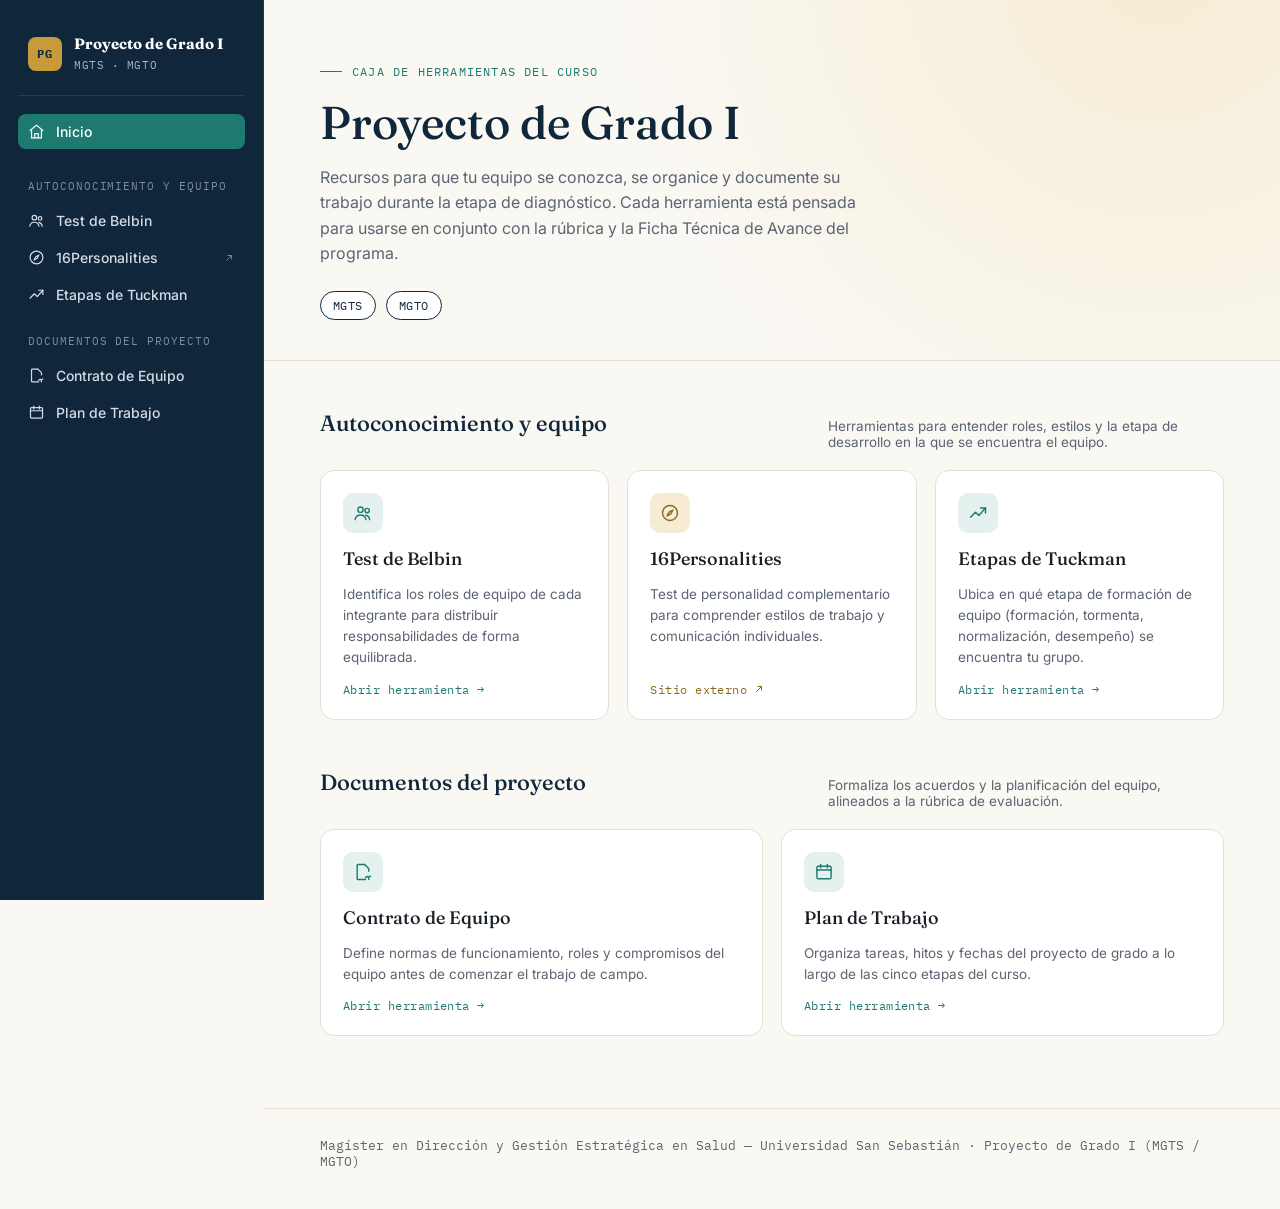
<file: index.html>
<!DOCTYPE html>
<html lang="es">
<head>
<meta charset="UTF-8">
<meta name="viewport" content="width=device-width, initial-scale=1.0">
<title>Proyecto de Grado I · MGTS / MGTO</title>
<link rel="preconnect" href="https://fonts.googleapis.com">
<link rel="preconnect" href="https://fonts.gstatic.com" crossorigin>
<link href="https://fonts.googleapis.com/css2?family=Fraunces:ital,wght@0,400;0,500;0,600;1,400&family=Inter:wght@400;500;600;700&family=IBM+Plex+Mono:wght@400;500&display=swap" rel="stylesheet">
<link rel="stylesheet" href="sidebar.css">
<style>
  .pg1-hero {
    padding: 64px 56px 40px;
    border-bottom: 1px solid var(--pg1-border);
    background:
      radial-gradient(circle at 88% -10%, var(--pg1-gold-soft) 0%, transparent 55%),
      var(--pg1-cream);
  }
  .pg1-hero-eyebrow {
    font-family: var(--font-mono);
    font-size: 12px;
    letter-spacing: 0.1em;
    text-transform: uppercase;
    color: var(--pg1-teal);
    display: flex;
    align-items: center;
    gap: 10px;
    margin-bottom: 18px;
  }
  .pg1-hero-eyebrow::before {
    content: "";
    width: 22px;
    height: 1px;
    background: var(--pg1-teal);
  }
  .pg1-hero h1 {
    font-family: var(--font-display);
    font-weight: 500;
    font-size: clamp(32px, 4vw, 46px);
    line-height: 1.12;
    margin: 0 0 16px;
    max-width: 15ch;
    color: var(--pg1-navy);
  }
  .pg1-hero p {
    font-size: 16px;
    line-height: 1.6;
    color: var(--pg1-ink-soft);
    max-width: 56ch;
    margin: 0;
  }
  .pg1-programs {
    display: flex;
    gap: 10px;
    margin-top: 24px;
  }
  .pg1-chip {
    font-family: var(--font-mono);
    font-size: 11.5px;
    letter-spacing: 0.04em;
    padding: 6px 12px;
    border-radius: 999px;
    border: 1px solid var(--pg1-navy);
    color: var(--pg1-navy);
    background: #fff;
  }

  .pg1-content { padding: 48px 56px 72px; }

  .pg1-section + .pg1-section { margin-top: 48px; }

  .pg1-section-head {
    display: flex;
    align-items: baseline;
    justify-content: space-between;
    margin-bottom: 20px;
    gap: 16px;
    flex-wrap: wrap;
  }
  .pg1-section-head h2 {
    font-family: var(--font-display);
    font-weight: 500;
    font-size: 22px;
    color: var(--pg1-navy);
    margin: 0;
  }
  .pg1-section-head p {
    font-size: 13.5px;
    color: var(--pg1-ink-soft);
    margin: 0;
    max-width: 44ch;
  }

  .pg1-grid {
    display: grid;
    grid-template-columns: repeat(auto-fit, minmax(240px, 1fr));
    gap: 18px;
  }

  .pg1-card {
    display: flex;
    flex-direction: column;
    gap: 14px;
    background: #fff;
    border: 1px solid var(--pg1-border);
    border-radius: 14px;
    padding: 22px;
    text-decoration: none;
    color: var(--pg1-ink);
    transition: border-color 0.15s ease, transform 0.15s ease, box-shadow 0.15s ease;
  }
  .pg1-card:hover {
    border-color: var(--pg1-teal);
    transform: translateY(-2px);
    box-shadow: 0 10px 24px rgba(16,38,59,0.08);
  }
  .pg1-card-icon {
    width: 40px;
    height: 40px;
    border-radius: 10px;
    background: var(--pg1-teal-soft);
    color: var(--pg1-teal);
    display: flex;
    align-items: center;
    justify-content: center;
  }
  .pg1-card-icon svg { width: 20px; height: 20px; }
  .pg1-card.is-external .pg1-card-icon {
    background: var(--pg1-gold-soft);
    color: #8A6A20;
  }
  .pg1-card h3 {
    font-family: var(--font-display);
    font-weight: 500;
    font-size: 18px;
    margin: 0;
  }
  .pg1-card p {
    font-size: 13.5px;
    line-height: 1.55;
    color: var(--pg1-ink-soft);
    margin: 0;
    flex-grow: 1;
  }
  .pg1-card-foot {
    display: flex;
    align-items: center;
    gap: 6px;
    font-family: var(--font-mono);
    font-size: 11.5px;
    letter-spacing: 0.04em;
    color: var(--pg1-teal);
  }
  .pg1-card.is-external .pg1-card-foot { color: #8A6A20; }
  .pg1-card-foot svg { width: 12px; height: 12px; }

  .pg1-footer {
    padding: 28px 56px 40px;
    border-top: 1px solid var(--pg1-border);
    font-size: 12.5px;
    color: var(--pg1-ink-soft);
    font-family: var(--font-mono);
  }

  @media (max-width: 900px) {
    .pg1-hero { padding: 40px 24px 28px; }
    .pg1-content { padding: 32px 24px 56px; }
    .pg1-footer { padding: 24px; }
  }
</style>
</head>
<body>

<div class="pg1-shell">

  <aside class="pg1-sidebar">
    <div id="sidebar-root"></div>
  </aside>
  <div id="sidebar-overlay"></div>

  <div class="pg1-main">
    <div class="pg1-topbar">
      <span class="pg1-topbar-title">Proyecto de Grado I</span>
      <button id="sidebar-toggle" aria-label="Abrir menú">
        <svg viewBox="0 0 24 24" width="22" height="22" fill="none" stroke="currentColor" stroke-width="1.8" stroke-linecap="round"><path d="M3 6h18"/><path d="M3 12h18"/><path d="M3 18h18"/></svg>
      </button>
    </div>

    <header class="pg1-hero">
      <div class="pg1-hero-eyebrow">Caja de herramientas del curso</div>
      <h1>Proyecto de Grado I</h1>
      <p>Recursos para que tu equipo se conozca, se organice y documente su trabajo durante la etapa de diagnóstico. Cada herramienta está pensada para usarse en conjunto con la rúbrica y la Ficha Técnica de Avance del programa.</p>
      <div class="pg1-programs">
        <span class="pg1-chip">MGTS</span>
        <span class="pg1-chip">MGTO</span>
      </div>
    </header>

    <main class="pg1-content">

      <section class="pg1-section">
        <div class="pg1-section-head">
          <h2>Autoconocimiento y equipo</h2>
          <p>Herramientas para entender roles, estilos y la etapa de desarrollo en la que se encuentra el equipo.</p>
        </div>
        <div class="pg1-grid">

          <a class="pg1-card" href="belbin_test.html">
            <span class="pg1-card-icon">
              <svg viewBox="0 0 24 24" fill="none" stroke="currentColor" stroke-width="1.7" stroke-linecap="round" stroke-linejoin="round"><circle cx="9" cy="8" r="3.2"/><path d="M2.5 20c.7-3.4 3.3-5.5 6.5-5.5s5.8 2.1 6.5 5.5"/><circle cx="17" cy="9" r="2.6"/><path d="M15.2 14.7c2.4.3 4.3 2.1 4.8 5.3"/></svg>
            </span>
            <h3>Test de Belbin</h3>
            <p>Identifica los roles de equipo de cada integrante para distribuir responsabilidades de forma equilibrada.</p>
            <span class="pg1-card-foot">Abrir herramienta →</span>
          </a>

          <a class="pg1-card is-external" href="https://www.16personalities.com/es" target="_blank" rel="noopener">
            <span class="pg1-card-icon">
              <svg viewBox="0 0 24 24" fill="none" stroke="currentColor" stroke-width="1.7" stroke-linecap="round" stroke-linejoin="round"><circle cx="12" cy="12" r="9"/><path d="M15.5 8.5 13 13l-4.5 2.5L11 11z"/></svg>
            </span>
            <h3>16Personalities</h3>
            <p>Test de personalidad complementario para comprender estilos de trabajo y comunicación individuales.</p>
            <span class="pg1-card-foot">Sitio externo <svg viewBox="0 0 24 24" fill="none" stroke="currentColor" stroke-width="2"><path d="M7 17 17 7"/><path d="M9 7h8v8"/></svg></span>
          </a>

          <a class="pg1-card" href="tuckman.html">
            <span class="pg1-card-icon">
              <svg viewBox="0 0 24 24" fill="none" stroke="currentColor" stroke-width="1.7" stroke-linecap="round" stroke-linejoin="round"><path d="M3 17l6-6 4 4 8-9"/><path d="M15 6h6v6"/></svg>
            </span>
            <h3>Etapas de Tuckman</h3>
            <p>Ubica en qué etapa de formación de equipo (formación, tormenta, normalización, desempeño) se encuentra tu grupo.</p>
            <span class="pg1-card-foot">Abrir herramienta →</span>
          </a>

        </div>
      </section>

      <section class="pg1-section">
        <div class="pg1-section-head">
          <h2>Documentos del proyecto</h2>
          <p>Formaliza los acuerdos y la planificación del equipo, alineados a la rúbrica de evaluación.</p>
        </div>
        <div class="pg1-grid">

          <a class="pg1-card" href="contrato_equipo.html">
            <span class="pg1-card-icon">
              <svg viewBox="0 0 24 24" fill="none" stroke="currentColor" stroke-width="1.7" stroke-linecap="round" stroke-linejoin="round"><path d="M14 3H6a1 1 0 0 0-1 1v16a1 1 0 0 0 1 1h9"/><path d="M14 3l5 5v3"/><path d="M15 19c1-2 2.5-2 3.5-1"/><path d="M19 21c-1-2.5.5-4 2-4"/></svg>
            </span>
            <h3>Contrato de Equipo</h3>
            <p>Define normas de funcionamiento, roles y compromisos del equipo antes de comenzar el trabajo de campo.</p>
            <span class="pg1-card-foot">Abrir herramienta →</span>
          </a>

          <a class="pg1-card" href="plan_trabajo.html">
            <span class="pg1-card-icon">
              <svg viewBox="0 0 24 24" fill="none" stroke="currentColor" stroke-width="1.7" stroke-linecap="round" stroke-linejoin="round"><rect x="3.5" y="5" width="17" height="15" rx="1.5"/><path d="M3.5 9.5h17"/><path d="M8 3v4M16 3v4"/></svg>
            </span>
            <h3>Plan de Trabajo</h3>
            <p>Organiza tareas, hitos y fechas del proyecto de grado a lo largo de las cinco etapas del curso.</p>
            <span class="pg1-card-foot">Abrir herramienta →</span>
          </a>

        </div>
      </section>

    </main>

    <footer class="pg1-footer">
      Magíster en Dirección y Gestión Estratégica en Salud — Universidad San Sebastián · Proyecto de Grado I (MGTS / MGTO)
    </footer>
  </div>
</div>

<script src="sidebar.js"></script>
</body>
</html>
</file>
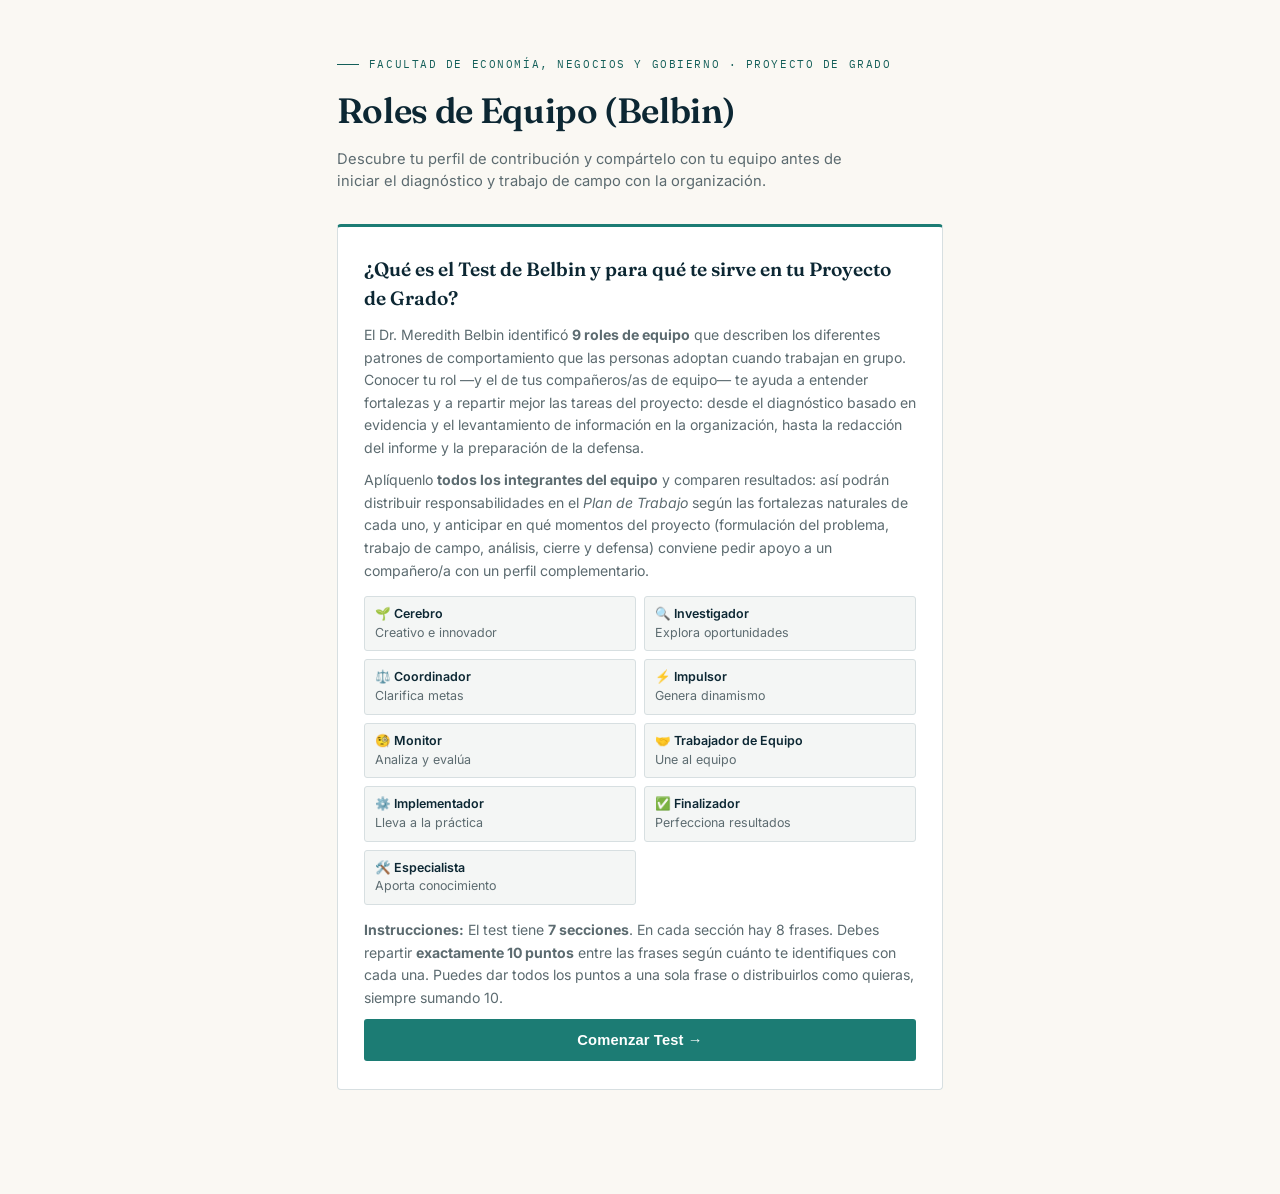
<file: belbin_test.html>
<!DOCTYPE html>
<html lang="es">
<head>
<meta charset="UTF-8">
<meta name="viewport" content="width=device-width, initial-scale=1.0">
<title>Roles de Equipo · Test de Belbin · Proyecto de Grado</title>
<link rel="preconnect" href="https://fonts.googleapis.com">
<link rel="preconnect" href="https://fonts.gstatic.com" crossorigin>
<link href="https://fonts.googleapis.com/css2?family=Fraunces:ital,opsz,wght@0,9..144,500;0,9..144,600;1,9..144,500&family=Inter:wght@400;500;600&family=IBM+Plex+Mono:wght@400;500&display=swap" rel="stylesheet">
<style>
  :root {
    --ink: #101b22;
    --navy: #123a4d;
    --navy-deep: #0c2733;
    --paper: #f4f6f5;
    --paper-raised: #ffffff;
    --teal: #1c7c74;
    --teal-deep: #145f59;
    --gold: #b8862b;
    --gold-deep: #93691f;
    --line: #d7dfe1;
    --muted: #5c6b70;
  }
  * { box-sizing: border-box; margin: 0; padding: 0; }
  body { font-family: 'Inter', sans-serif; background: var(--paper); color: var(--ink); min-height: 100vh; line-height: 1.5; }

  .page-head { max-width: 760px; margin: 0 auto; padding: 56px 6vw 8px; }
  .eyebrow {
    font-family: 'IBM Plex Mono', monospace;
    font-size: 0.7rem; letter-spacing: 0.14em; text-transform: uppercase;
    color: var(--teal-deep); margin-bottom: 12px;
    display: flex; align-items: center; gap: 10px;
  }
  .eyebrow::before { content: ''; width: 22px; height: 1px; background: var(--teal-deep); display: inline-block; }
  .page-head h1 {
    font-family: 'Fraunces', serif; font-weight: 600;
    font-size: clamp(1.7rem, 3.6vw, 2.2rem); color: var(--navy-deep); letter-spacing: -0.01em;
  }
  .page-head .lede { margin-top: 10px; font-size: 0.92rem; color: var(--muted); max-width: 58ch; }

  .container { max-width: 760px; margin: 0 auto; padding: 24px 6vw 80px; }

  .progress-bar-wrap { background: var(--line); border-radius: 99px; height: 6px; margin-bottom: 8px; }
  .progress-bar { background: var(--teal); height: 6px; border-radius: 99px; transition: width 0.4s ease; }
  .progress-label { font-family: 'IBM Plex Mono', monospace; font-size: 0.72rem; color: var(--muted); margin-bottom: 20px; text-align: right; }

  .section-card {
    background: var(--paper-raised); border: 1px solid var(--line); border-top: 3px solid var(--teal);
    border-radius: 4px; padding: 26px 24px; margin-bottom: 22px;
  }
  .section-title { font-family: 'Fraunces', serif; font-size: 1.1rem; font-weight: 600; color: var(--navy-deep); margin-bottom: 4px; }
  .section-subtitle { font-size: 0.85rem; color: var(--muted); margin-bottom: 16px; border-bottom: 1px solid var(--line); padding-bottom: 12px; }
  .instruction { font-family: 'IBM Plex Mono', monospace; font-size: 0.72rem; color: var(--gold-deep); font-weight: 600; margin-bottom: 14px; letter-spacing: 0.02em; }

  .statement { margin-bottom: 14px; }
  .statement input[type=range] { width: 100%; margin-top: 4px; accent-color: var(--teal); }
  .score-display { min-width: 28px; font-weight: 700; color: var(--teal-deep); text-align: center; font-size: 0.95rem; }

  .slider-row { display: flex; align-items: center; gap: 10px; margin-top: 6px; }
  .slider-wrap { flex: 1; }
  .slider-labels { display: flex; justify-content: space-between; font-size: 0.7rem; color: #a9b6b8; margin-top: 2px; }

  .total-display { text-align: right; font-size: 0.82rem; margin-top: 10px; color: var(--muted); }
  .total-display span { font-weight: 700; color: var(--teal-deep); }
  .total-display.over span { color: #b0413e; }

  .btn {
    display: block; width: 100%; padding: 13px; background: var(--teal); color: #fff; border: none;
    border-radius: 3px; font-size: 0.92rem; font-weight: 600; cursor: pointer; margin-top: 10px;
    letter-spacing: 0.01em; transition: transform 0.15s ease, box-shadow 0.15s ease, opacity 0.2s;
  }
  .btn:hover:not(:disabled) { transform: translateY(-1px); box-shadow: 0 6px 16px rgba(0,0,0,0.12); }
  .btn:disabled { opacity: 0.4; cursor: not-allowed; }

  /* Results */
  .results { display: none; background: var(--paper-raised); border: 1px solid var(--line); border-top: 3px solid var(--teal); border-radius: 4px; padding: 30px 26px; }
  .results h2 { font-family: 'Fraunces', serif; font-size: 1.35rem; font-weight: 600; color: var(--navy-deep); margin-bottom: 6px; }
  .results .subtitle { font-size: 0.85rem; color: var(--muted); margin-bottom: 24px; }

  .role-card { border-radius: 4px; padding: 18px; margin-bottom: 14px; border: 1px solid var(--line); border-left: 4px solid; }
  .role-card.first { background: #f2f8f7; border-left-color: var(--teal); }
  .role-card.second { background: #fbf6ec; border-left-color: var(--gold); }
  .role-card.third { background: #f4f6f7; border-left-color: var(--navy); }

  .role-header { display: flex; justify-content: space-between; align-items: center; margin-bottom: 8px; }
  .role-name { font-family: 'Fraunces', serif; font-weight: 600; font-size: 1.05rem; color: var(--navy-deep); }
  .role-category { font-family: 'IBM Plex Mono', monospace; font-size: 0.68rem; font-weight: 500; text-transform: uppercase; letter-spacing: 0.06em; color: var(--muted); margin-top: 2px; }
  .role-score { font-family: 'IBM Plex Mono', monospace; font-size: 1.3rem; font-weight: 600; color: var(--navy-deep); }
  .role-desc { font-size: 0.85rem; line-height: 1.55; color: var(--muted); margin-bottom: 8px; }
  .role-strengths { font-size: 0.8rem; color: var(--ink); }
  .role-strengths strong { color: var(--navy-deep); }

  .badge { display: inline-block; padding: 3px 9px; border-radius: 3px; font-family: 'IBM Plex Mono', monospace; font-size: 0.66rem; font-weight: 600; letter-spacing: 0.03em; margin-top: 4px; }
  .badge-1 { background: #dcefec; color: var(--teal-deep); }
  .badge-2 { background: #f3e7cd; color: var(--gold-deep); }
  .badge-3 { background: #dde3e6; color: var(--navy); }

  .bar-chart { margin: 24px 0; }
  .bar-row { display: flex; align-items: center; gap: 10px; margin-bottom: 8px; }
  .bar-label { width: 140px; font-size: 0.78rem; color: var(--muted); text-align: right; flex-shrink: 0; }
  .bar-bg { flex: 1; background: var(--line); border-radius: 99px; height: 16px; overflow: hidden; }
  .bar-fill { height: 100%; border-radius: 99px; transition: width 0.8s ease; display: flex; align-items: center; justify-content: flex-end; padding-right: 6px; font-size: 0.68rem; font-weight: 700; color: #fff; }
  .bar-val { width: 28px; font-family: 'IBM Plex Mono', monospace; font-size: 0.78rem; font-weight: 700; color: var(--navy-deep); }

  .restart-btn {
    margin-top: 20px; background: #fff; color: var(--navy-deep); border: 1px solid var(--line);
    border-radius: 3px; padding: 12px; font-size: 0.88rem; font-weight: 600; cursor: pointer; width: 100%;
    transition: all 0.2s;
  }
  .restart-btn:hover { background: var(--paper); border-color: var(--teal); }

  .intro-card { background: var(--paper-raised); border: 1px solid var(--line); border-top: 3px solid var(--teal); border-radius: 4px; padding: 28px 26px; margin-bottom: 24px; }
  .intro-card h2 { font-family: 'Fraunces', serif; font-weight: 600; color: var(--navy-deep); margin-bottom: 12px; font-size: 1.2rem; }
  .intro-card p { font-size: 0.88rem; line-height: 1.6; color: var(--muted); margin-bottom: 10px; }
  .roles-grid { display: grid; grid-template-columns: 1fr 1fr; gap: 8px; margin: 14px 0; }
  .role-chip { background: var(--paper); border: 1px solid var(--line); border-radius: 3px; padding: 8px 10px; font-size: 0.78rem; color: var(--muted); }
  .role-chip strong { color: var(--navy-deep); display: block; font-weight: 600; }

  input[type=text] { width: 100%; padding: 10px; border: 1px solid var(--line); border-radius: 3px; font-size: 0.9rem; font-family: 'Inter', sans-serif; }
</style>
<link rel="stylesheet" href="sidebar.css">
</head>
<body>
<div id="sidebar-placeholder"></div>


<div class="page-head">
  <div class="eyebrow">FACULTAD DE ECONOMÍA, NEGOCIOS Y GOBIERNO · PROYECTO DE GRADO</div>
  <h1>Roles de Equipo (Belbin)</h1>
  <p class="lede">Descubre tu perfil de contribución y compártelo con tu equipo antes de iniciar el diagnóstico y trabajo de campo con la organización.</p>
</div>

<div class="container" id="app">

  <!-- INTRO -->
  <div class="intro-card" id="introCard">
    <h2>¿Qué es el Test de Belbin y para qué te sirve en tu Proyecto de Grado?</h2>
    <p>El Dr. Meredith Belbin identificó <strong>9 roles de equipo</strong> que describen los diferentes patrones de comportamiento que las personas adoptan cuando trabajan en grupo. Conocer tu rol —y el de tus compañeros/as de equipo— te ayuda a entender fortalezas y a repartir mejor las tareas del proyecto: desde el diagnóstico basado en evidencia y el levantamiento de información en la organización, hasta la redacción del informe y la preparación de la defensa.</p>
    <p>Aplíquenlo <strong>todos los integrantes del equipo</strong> y comparen resultados: así podrán distribuir responsabilidades en el <em>Plan de Trabajo</em> según las fortalezas naturales de cada uno, y anticipar en qué momentos del proyecto (formulación del problema, trabajo de campo, análisis, cierre y defensa) conviene pedir apoyo a un compañero/a con un perfil complementario.</p>
    <div class="roles-grid">
      <div class="role-chip"><strong>🌱 Cerebro</strong>Creativo e innovador</div>
      <div class="role-chip"><strong>🔍 Investigador</strong>Explora oportunidades</div>
      <div class="role-chip"><strong>⚖️ Coordinador</strong>Clarifica metas</div>
      <div class="role-chip"><strong>⚡ Impulsor</strong>Genera dinamismo</div>
      <div class="role-chip"><strong>🧐 Monitor</strong>Analiza y evalúa</div>
      <div class="role-chip"><strong>🤝 Trabajador de Equipo</strong>Une al equipo</div>
      <div class="role-chip"><strong>⚙️ Implementador</strong>Lleva a la práctica</div>
      <div class="role-chip"><strong>✅ Finalizador</strong>Perfecciona resultados</div>
      <div class="role-chip"><strong>🛠️ Especialista</strong>Aporta conocimiento</div>
    </div>
    <p><strong>Instrucciones:</strong> El test tiene <strong>7 secciones</strong>. En cada sección hay 8 frases. Debes repartir <strong>exactamente 10 puntos</strong> entre las frases según cuánto te identifiques con cada una. Puedes dar todos los puntos a una sola frase o distribuirlos como quieras, siempre sumando 10.</p>
    <button class="btn" onclick="startTest()">Comenzar Test →</button>
  </div>

  <!-- TEST -->
  <div id="testArea" style="display:none">
    <div class="progress-bar-wrap"><div class="progress-bar" id="progressBar" style="width:0%"></div></div>
    <div class="progress-label" id="progressLabel">Sección 1 de 7</div>
    <div id="sectionsContainer"></div>
    <button class="btn" id="nextBtn" onclick="nextSection()" disabled>Siguiente sección →</button>
  </div>

  <!-- RESULTS -->
  <div class="results" id="resultsArea"></div>

</div>

<script>
// ============================================================
// BELBIN TEST DATA — 7 sections × 8 statements
// Each statement maps to a role code
// Roles: CE=Cerebro, IR=Investigador, CO=Coordinador, IM=Impulsor,
//        ME=Monitor, CH=Trabajador de Equipo, IM2=Implementador, FI=Finalizador, ES=Especialista
// ============================================================

const ROLES = {
  CE: { name: 'Cerebro', cat: 'Intelectual', color: '#553c9a', desc: 'Genera ideas originales y enfoques creativos. Resuelve problemas difíciles con soluciones innovadoras y poco convencionales.', strengths: 'Creatividad · Imaginación · Resolución de problemas complejos', weak: 'Puede ignorar detalles y estar demasiado absorto como para comunicarse eficazmente.' },
  IR: { name: 'Investigador de Recursos', cat: 'Social', color: '#2b6cb0', desc: 'Explora oportunidades y desarrolla contactos. Entusiasta, comunicativo y emprendedor, introduce ideas externas al equipo.', strengths: 'Networking · Entusiasmo · Exploración de ideas', weak: 'Puede ser demasiado optimista y perder el interés una vez que pasa el entusiasmo inicial.' },
  CO: { name: 'Coordinador', cat: 'Social', color: '#276749', desc: 'Clarifica las metas del grupo y promueve la toma de decisiones. Maduro, seguro de sí mismo y delegador eficaz.', strengths: 'Liderazgo · Delegación · Visión de conjunto', weak: 'Puede ser percibido como manipulador y delegar su propia parte del trabajo.' },
  IM: { name: 'Impulsor', cat: 'Acción', color: '#c05621', desc: 'Desafía al equipo y genera dinamismo para superar obstáculos. Enérgico, asertivo y orientado a los resultados.', strengths: 'Dinamismo · Manejo de presión · Orientación a resultados', weak: 'Puede ser provocador y, en ocasiones, herir los sentimientos de otras personas.' },
  ME: { name: 'Monitor Evaluador', cat: 'Intelectual', color: '#285e61', desc: 'Analiza las opciones con objetividad y evalúa con juicio certero. Estratégico, perspicaz y poco influenciable por emociones.', strengths: 'Análisis crítico · Objetividad · Toma de decisiones', weak: 'A veces carece del impulso para inspirar a otros y puede ser excesivamente crítico.' },
  CH: { name: 'Trabajador de Equipo', cat: 'Social', color: '#702459', desc: 'Escucha, construye y evita la fricción entre miembros. Diplomático, perceptivo y orientado a la armonía del grupo.', strengths: 'Empatía · Escucha activa · Diplomacia', weak: 'Puede ser indeciso en situaciones críticas y tiende a evitar la confrontación.' },
  IP: { name: 'Implementador', cat: 'Acción', color: '#22543d', desc: 'Transforma ideas y decisiones en acciones concretas y prácticas. Disciplinado, confiable y eficiente.', strengths: 'Organización · Disciplina · Ejecución práctica', weak: 'Puede ser algo inflexible y lento para responder a nuevas posibilidades.' },
  FI: { name: 'Finalizador', cat: 'Acción', color: '#744210', desc: 'Se asegura de que nada se deje sin terminar. Perfeccionista, concienzudo y ansioso por cumplir plazos con calidad.', strengths: 'Atención al detalle · Perseverancia · Cumplimiento de plazos', weak: 'Puede preocuparse en exceso y mostrarse reacio a delegar.' },
  ES: { name: 'Especialista', cat: 'Intelectual', color: '#2c5282', desc: 'Aporta conocimiento profundo en áreas clave. Dedicado, independiente y con gran dominio de su especialidad.', strengths: 'Conocimiento técnico · Profesionalismo · Enfoque especializado', weak: 'Tiende a contribuir en un ámbito estrecho y puede centrarse demasiado en los aspectos técnicos.' }
};

// Cómo aportar este rol en las distintas etapas del Proyecto de Grado (FEN&G)
const ROLE_APPLICATIONS = {
  CE: 'En la formulación del problema y el marco teórico: propone enfoques poco obvios para abordar el diagnóstico y ayuda a que el objetivo general no se quede en lo genérico.',
  IR: 'En el vínculo con la organización: mantiene el contacto con la contraparte, gestiona accesos para el trabajo de campo y trae referencias externas útiles para el diagnóstico.',
  CO: 'En la gestión del equipo: ordena la conversación con la organización cliente, clarifica qué se espera de cada objetivo específico y facilita acuerdos cuando hay visiones distintas.',
  IM: 'En los momentos de estancamiento: empuja al equipo a decidir y avanzar cuando el proyecto se dispersa entre varias posibles líneas de intervención, evitando que se pierda tiempo antes de inscribir el Formulario de Solicitud.',
  ME: 'En la revisión crítica: contrasta el diagnóstico con la evidencia real, detecta cuando un objetivo no está bien acotado en espacio o tiempo y evita conclusiones apresuradas.',
  CH: 'En la relación con la organización y dentro del equipo: cuida el vínculo con la contraparte durante las entrevistas y trabajo de campo, y ayuda a resolver tensiones internas del grupo.',
  IP: 'En la ejecución del Plan de Trabajo: transforma los acuerdos en tareas concretas, cronograma y responsables, y se asegura de que el trabajo de campo se ejecute como se planificó.',
  FI: 'En el cierre del informe: revisa que la redacción, las citas y el cumplimiento de la rúbrica estén completos antes de cada entrega, y cuida los plazos de inscripción y presentación.',
  ES: 'En temas técnicos específicos: aporta profundidad cuando el diagnóstico requiere dominio experto (por ejemplo, un instrumento de medición o un marco normativo particular del sector de la organización).'
};

const SECTIONS = [
  {
    title: 'Sección I',
    subtitle: 'Lo que creo que puedo aportar a un equipo de trabajo:',
    items: [
      { text: 'Creo que puedo detectar rápidamente las oportunidades y aprovecharlas.', role: 'IR' },
      { text: 'Puedo trabajar bien con personas de muy distintos tipos.', role: 'CH' },
      { text: 'Generar ideas es una de mis fortalezas naturales.', role: 'CE' },
      { text: 'Soy capaz de identificar personas útiles para el equipo y motivarlas a participar.', role: 'CO' },
      { text: 'Mi capacidad de seguir adelante está relacionada con mi eficacia personal.', role: 'IP' },
      { text: 'Estoy dispuesto a enfrentar impopularidad temporal si eso lleva a resultados valiosos.', role: 'IM' },
      { text: 'Suelo detectar qué es factible y qué funcionará en la práctica.', role: 'ME' },
      { text: 'Puedo ofrecer una razón válida para cursos de acción alternativos sin generar prejuicios.', role: 'FI' }
    ]
  },
  {
    title: 'Sección II',
    subtitle: 'Mis posibles debilidades en el trabajo en equipo son:',
    items: [
      { text: 'Me siento incómodo en reuniones poco estructuradas y mal organizadas.', role: 'IP' },
      { text: 'Tiendo a ser demasiado generoso con los que tienen puntos de vista válidos pero que no han sido expuestos.', role: 'CO' },
      { text: 'Tengo tendencia a hablar demasiado una vez que el grupo llega a temas que me interesan.', role: 'IR' },
      { text: 'Mi visión objetiva hace difícil que me una con entusiasmo a los colegas.', role: 'ME' },
      { text: 'A veces soy percibido como autoritario o prepotente cuando hay algo que necesita hacerse.', role: 'IM' },
      { text: 'Me resulta difícil asumir el liderazgo quizás porque soy demasiado sensible a la atmósfera del grupo.', role: 'CH' },
      { text: 'Tiendo a soñar con grandes ideas y perder el hilo de lo que ocurre a mi alrededor.', role: 'CE' },
      { text: 'Mis colegas tienden a verme como alguien que se preocupa innecesariamente por los detalles.', role: 'FI' }
    ]
  },
  {
    title: 'Sección III',
    subtitle: 'Cuando estoy involucrado en un proyecto con otras personas:',
    items: [
      { text: 'Tengo tendencia a influir en las personas sin presionarlas.', role: 'CO' },
      { text: 'Mi vigilancia general evita errores por descuido y omisiones.', role: 'FI' },
      { text: 'Estoy dispuesto a presionar para que se tomen acciones cuando la reunión parece estar perdiendo de vista el objetivo principal.', role: 'IM' },
      { text: 'Se puede confiar en que aportaré algo original.', role: 'CE' },
      { text: 'Siempre estoy dispuesto a apoyar una buena sugerencia en el interés del grupo.', role: 'CH' },
      { text: 'Soy muy bueno para seguir las últimas ideas y desarrollos.', role: 'IR' },
      { text: 'Creo que mi capacidad de juicio puede ser valiosa para tomar la decisión correcta.', role: 'ME' },
      { text: 'Se puede confiar en mí para organizar el trabajo esencial.', role: 'IP' }
    ]
  },
  {
    title: 'Sección IV',
    subtitle: 'Mi enfoque característico hacia el trabajo en grupo es:',
    items: [
      { text: 'Tengo un interés tranquilo en conocer mejor a mis colegas.', role: 'CH' },
      { text: 'No soy renuente a desafiar los puntos de vista de otros ni a mantener una postura minoritaria.', role: 'ME' },
      { text: 'Generalmente puedo encontrar una línea de argumento para refutar propuestas sin fundamento.', role: 'IM' },
      { text: 'Creo que tengo talento para hacer que las cosas funcionen una vez que el plan está en marcha.', role: 'IP' },
      { text: 'Tengo tendencia a evitar lo obvio y salir con algo inesperado.', role: 'CE' },
      { text: 'Aporto perfección a cualquier trabajo de equipo que emprendo.', role: 'FI' },
      { text: 'Estoy dispuesto a hacer uso de los contactos fuera del grupo mismo.', role: 'IR' },
      { text: 'Aunque me interesan todos los puntos de vista, no dudo cuando hay que tomar una decisión.', role: 'CO' }
    ]
  },
  {
    title: 'Sección V',
    subtitle: 'Obtengo satisfacción del trabajo porque:',
    items: [
      { text: 'Me gusta analizar situaciones y sopesar todas las opciones posibles.', role: 'ME' },
      { text: 'Me interesa encontrar soluciones prácticas a los problemas.', role: 'IP' },
      { text: 'Me gusta sentir que estoy fomentando buenas relaciones de trabajo.', role: 'CH' },
      { text: 'Puedo tener una fuerte influencia sobre las decisiones.', role: 'IM' },
      { text: 'Tengo la oportunidad de conocer gente que puede ofrecerme algo nuevo.', role: 'IR' },
      { text: 'Puedo conseguir que la gente esté de acuerdo con un curso de acción necesario.', role: 'CO' },
      { text: 'Siento que puedo dedicar toda mi atención donde creo que puedo ser más útil.', role: 'ES' },
      { text: 'Me gusta encontrar el área en la que necesita estimularse mi imaginación.', role: 'CE' }
    ]
  },
  {
    title: 'Sección VI',
    subtitle: 'Si de repente me asignaran una tarea difícil con tiempo limitado y personas desconocidas:',
    items: [
      { text: 'Me sentiría como si necesitara un rincón para pensar antes de desarrollar una línea de acción.', role: 'CE' },
      { text: 'Estaría dispuesto a trabajar con la persona que mostrara el enfoque más positivo.', role: 'CH' },
      { text: 'Encontraría una manera de reducir el tamaño de la tarea identificando la mayor contribución de cada persona.', role: 'CO' },
      { text: 'Mi sentido natural de la urgencia ayudaría a garantizar que no nos quedáramos atrás.', role: 'IM' },
      { text: 'Creo que mantendría la calma y mi capacidad para pensar objetivamente.', role: 'ME' },
      { text: 'Mantendría un propósito constante a pesar de las presiones.', role: 'FI' },
      { text: 'Estaría dispuesto a asumir el liderazgo si sentiera que el grupo no avanzaba.', role: 'IP' },
      { text: 'Abriría discusiones con el fin de estimular nuevos pensamientos y conseguir que algo se moviera.', role: 'IR' }
    ]
  },
  {
    title: 'Sección VII',
    subtitle: 'Los problemas a los que me enfrento al trabajar en grupos son:',
    items: [
      { text: 'Tiendo a mostrar mi impaciencia con aquellos que obstruyen el progreso.', role: 'IM' },
      { text: 'Otros pueden criticarme por ser demasiado analítico y poco intuitivo.', role: 'ME' },
      { text: 'Mi deseo de que el trabajo se haga bien puede retrasar los resultados.', role: 'FI' },
      { text: 'Me aburro con relativa facilidad y confío en que uno o dos miembros me estimulen.', role: 'IR' },
      { text: 'Me resulta difícil empezar a menos que los objetivos estén claros.', role: 'CE' },
      { text: 'A veces soy torpe al explicar y aclarar puntos complejos que se me ocurren.', role: 'ES' },
      { text: 'Soy consciente de que pido a los demás aquello que yo mismo no puedo hacer.', role: 'CO' },
      { text: 'Me resisto a presionar cuando hay oposición real a las cosas que estoy convencido que son correctas.', role: 'CH' }
    ]
  }
];

// ---- State ----
let currentSection = 0;
let scores = []; // scores[section][item] = value

function startTest() {
  document.getElementById('introCard').style.display = 'none';
  document.getElementById('testArea').style.display = 'block';
  renderSection(0);
}

function renderSection(idx) {
  if (!scores[idx]) scores[idx] = new Array(8).fill(0);
  const sec = SECTIONS[idx];
  const container = document.getElementById('sectionsContainer');
  container.innerHTML = '';

  const card = document.createElement('div');
  card.className = 'section-card';
  card.innerHTML = `
    <div class="section-title">${sec.title}</div>
    <div class="section-subtitle">${sec.subtitle}</div>
    <div class="instruction">⚠️ Reparte exactamente 10 puntos entre las 8 frases (suma actual: <span id="sumDisplay">0</span>/10)</div>
    <div id="statementsDiv"></div>
    <div class="total-display" id="totalDisplay">Suma: <span id="totalSpan">0</span> / 10</div>
  `;
  container.appendChild(card);

  const stDiv = card.querySelector('#statementsDiv');
  sec.items.forEach((item, i) => {
    const row = document.createElement('div');
    row.className = 'statement';
    row.innerHTML = `
      <div style="font-size:0.88rem;line-height:1.45;color:#2d3748;margin-bottom:4px;">
        <span style="font-weight:700;color:#145f59;">${String.fromCharCode(65+i)}.</span> ${item.text}
      </div>
      <div class="slider-row">
        <span style="font-size:0.75rem;color:#a0aec0;width:14px;text-align:center;">0</span>
        <div class="slider-wrap">
          <input type="range" min="0" max="10" value="${scores[idx][i]}" id="sl_${i}" oninput="updateScore(${i}, this.value)">
          <div class="slider-labels"><span>Poco</span><span>Mucho</span></div>
        </div>
        <div class="score-display" id="sc_${i}">${scores[idx][i]}</div>
      </div>
    `;
    stDiv.appendChild(row);
  });

  updateTotals();
  updateProgress();
}

function updateScore(i, val) {
  scores[currentSection][i] = parseInt(val);
  document.getElementById('sc_' + i).textContent = val;
  updateTotals();
}

function updateTotals() {
  const total = scores[currentSection].reduce((a, b) => a + b, 0);
  const s = document.getElementById('sumDisplay');
  const t = document.getElementById('totalSpan');
  const td = document.getElementById('totalDisplay');
  if (s) s.textContent = total;
  if (t) t.textContent = total;
  if (td) td.className = 'total-display' + (total !== 10 ? ' over' : '');
  document.getElementById('nextBtn').disabled = (total !== 10);
  if (currentSection === SECTIONS.length - 1) {
    document.getElementById('nextBtn').textContent = total === 10 ? 'Ver mis resultados 🎯' : 'Siguiente sección →';
  }
}

function updateProgress() {
  const pct = ((currentSection) / SECTIONS.length) * 100;
  document.getElementById('progressBar').style.width = pct + '%';
  document.getElementById('progressLabel').textContent = `Sección ${currentSection + 1} de ${SECTIONS.length}`;
  const btn = document.getElementById('nextBtn');
  btn.textContent = currentSection === SECTIONS.length - 1 ? 'Ver mis resultados 🎯' : 'Siguiente sección →';
}

function nextSection() {
  if (currentSection < SECTIONS.length - 1) {
    currentSection++;
    renderSection(currentSection);
    window.scrollTo({ top: 0, behavior: 'smooth' });
  } else {
    showResults();
  }
}

function showResults() {
  // Tally scores per role
  const totals = {};
  Object.keys(ROLES).forEach(k => totals[k] = 0);
  SECTIONS.forEach((sec, si) => {
    sec.items.forEach((item, ii) => {
      totals[item.role] = (totals[item.role] || 0) + scores[si][ii];
    });
  });

  // Sort
  const sorted = Object.entries(totals).sort((a, b) => b[1] - a[1]);
  const maxScore = sorted[0][1] || 1;

  document.getElementById('testArea').style.display = 'none';
  const res = document.getElementById('resultsArea');
  res.style.display = 'block';

  const top3 = sorted.slice(0, 3);
  const badges = ['🥇 Rol Principal', '🥈 Rol Secundario', '🥉 Tercer Rol'];
  const cardClass = ['first', 'second', 'third'];
  const badgeClass = ['badge-1', 'badge-2', 'badge-3'];

  let html = `
    <h2>🎯 Tu Perfil de Roles Belbin</h2>
    <p class="subtitle">Basado en tus respuestas, estos son tus 3 roles más predominantes:</p>
  `;

  top3.forEach(([code, score], idx) => {
    const r = ROLES[code];
    html += `
      <div class="role-card ${cardClass[idx]}">
        <div class="role-header">
          <div>
            <span class="badge ${badgeClass[idx]}">${badges[idx]}</span>
            <div class="role-name" style="margin-top:6px;">${r.name}</div>
            <div class="role-category">Categoría: ${r.cat}</div>
          </div>
          <div class="role-score">${score} pts</div>
        </div>
        <div class="role-desc">${r.desc}</div>
        <div class="role-strengths"><strong>Fortalezas:</strong> ${r.strengths}</div>
        <div class="role-strengths" style="margin-top:4px;"><strong>Debilidades permitidas:</strong> ${r.weak}</div>
      </div>
    `;
  });

  // Bar chart all roles
  html += `<div style="margin-top:24px;font-weight:700;color:#2d3748;margin-bottom:12px;">📊 Puntuación en todos los roles:</div><div class="bar-chart">`;
  sorted.forEach(([code, score]) => {
    const r = ROLES[code];
    const pct = Math.round((score / (maxScore || 1)) * 100);
    const colors = { CE:'#553c9a', IR:'#2b6cb0', CO:'#276749', IM:'#c05621', ME:'#285e61', CH:'#702459', IP:'#22543d', FI:'#744210', ES:'#2c5282' };
    html += `
      <div class="bar-row">
        <div class="bar-label">${r.name}</div>
        <div class="bar-bg"><div class="bar-fill" style="width:${pct}%;background:${colors[code] || '#1c7c74'}">${score > 0 ? score : ''}</div></div>
        <div class="bar-val">${score}</div>
      </div>
    `;
  });
  html += '</div>';

  // Aplicación práctica de los roles principales al Proyecto de Grado
  html += `<div style="margin-top:24px;font-weight:700;color:#2d3748;margin-bottom:10px;">🧭 Cómo aportar esto en tu Proyecto de Grado:</div>`;
  top3.forEach(([code, score]) => {
    const r = ROLES[code];
    html += `
      <div style="background:#f7fafc;border-radius:4px;padding:12px 16px;margin-bottom:8px;border-left:4px solid ${r.color || '#1c7c74'};">
        <span style="font-weight:700;font-size:0.85rem;color:#2d3748;">${r.name}:</span>
        <span style="font-size:0.85rem;color:#4a5568;"> ${ROLE_APPLICATIONS[code]}</span>
      </div>
    `;
  });
  html += `<p style="font-size:0.8rem;color:#718096;margin:10px 0 0;">💡 Comparen sus resultados como equipo: si dos roles quedan cubiertos por varios integrantes y otros quedan vacíos, conversen quién puede pedir apoyo puntual en esa dimensión durante el trabajo de campo y la redacción del informe.</p>`;

  // Roles menos naturales (los 2 de menor puntaje)
  const bottom2 = sorted.slice(-2).reverse();
  html += `<div style="margin-top:24px;font-weight:700;color:#2d3748;margin-bottom:10px;">🔻 Tus roles menos naturales:</div>`;
  html += `<p style="font-size:0.82rem;color:#718096;margin-bottom:12px;">No es que no puedas ejercerlos, sino que probablemente no son tu forma más natural de contribuir. Es útil saberlo para pedir apoyo en esa dimensión al equipo.</p>`;
  bottom2.forEach(([code, score]) => {
    const r = ROLES[code];
    html += `
      <div style="background:#f7fafc;border-radius:10px;padding:12px 16px;margin-bottom:8px;border-left:4px solid #cbd5e0;">
        <span style="font-weight:700;font-size:0.9rem;color:#4a5568;">${r.name}</span>
        <span style="float:right;color:#a0aec0;font-weight:700;">${score} pts</span>
      </div>
    `;
  });

  // Guardar resultados para poder armar el correo más abajo
  lastResults = { sorted, top3, bottom2 };

  html += `
    <div style="margin-top:26px;padding-top:22px;border-top:1px solid var(--line);">
      <div style="font-weight:700;color:#2d3748;margin-bottom:8px;">📧 Recibir estos resultados por correo</div>
      <p style="font-size:0.82rem;color:#718096;margin-bottom:12px;">Ingresa tu correo y se abrirá tu programa de correo con un mensaje ya redactado, listo para que lo envíes a ti mismo/a.</p>
      <input type="email" id="resultEmail" placeholder="tu.correo@ejemplo.com" style="width:100%;padding:10px;border:1px solid var(--line);border-radius:3px;font-size:0.9rem;font-family:'Inter',sans-serif;margin-bottom:10px;">
      <button class="btn" style="margin-top:0;" onclick="sendResultsByEmail()">Enviarme mis resultados →</button>
      <div id="emailStatus" style="font-size:0.78rem;color:#b0413e;margin-top:8px;"></div>
    </div>
  `;

  html += `<button class="restart-btn" onclick="restartTest()">↩ Volver a hacer el test</button>`;
  res.innerHTML = html;
  window.scrollTo({ top: 0, behavior: 'smooth' });
}

let lastResults = null;

function sendResultsByEmail() {
  const emailInput = document.getElementById('resultEmail');
  const statusEl = document.getElementById('emailStatus');
  const email = emailInput.value.trim();
  const emailRegex = /^[^\s@]+@[^\s@]+\.[^\s@]+$/;

  if (!emailRegex.test(email)) {
    statusEl.textContent = '⚠️ Ingresa un correo válido.';
    emailInput.style.borderColor = '#b0413e';
    return;
  }
  emailInput.style.borderColor = 'var(--line)';
  statusEl.style.color = '#5c6b70';
  statusEl.textContent = 'Abriendo tu programa de correo...';

  const { sorted, top3, bottom2 } = lastResults;

  let body = 'RESULTADOS - TEST DE ROLES DE EQUIPO (BELBIN)\n';
  body += 'Facultad de Economía, Negocios y Gobierno · Proyecto de Grado\n\n';
  body += 'TUS 3 ROLES PRINCIPALES:\n';
  top3.forEach(([code, score], idx) => {
    const r = ROLES[code];
    body += `${idx + 1}. ${r.name} (${score} pts) — ${r.desc} Debilidades permitidas: ${r.weak}\n`;
  });
  body += '\nCÓMO APORTAR ESTO EN TU PROYECTO DE GRADO:\n';
  top3.forEach(([code]) => {
    body += `- ${ROLES[code].name}: ${ROLE_APPLICATIONS[code]}\n`;
  });
  body += '\nTUS ROLES MENOS NATURALES:\n';
  bottom2.forEach(([code, score]) => {
    body += `- ${ROLES[code].name} (${score} pts)\n`;
  });
  body += '\nPUNTAJE COMPLETO:\n';
  sorted.forEach(([code, score]) => {
    body += `${ROLES[code].name}: ${score} pts\n`;
  });

  const subject = 'Mis resultados - Test de Roles de Equipo (Belbin)';
  const mailtoLink = `mailto:${encodeURIComponent(email)}?subject=${encodeURIComponent(subject)}&body=${encodeURIComponent(body)}`;
  window.location.href = mailtoLink;
}

function restartTest() {
  currentSection = 0;
  scores = [];
  lastResults = null;
  document.getElementById('resultsArea').style.display = 'none';
  document.getElementById('introCard').style.display = 'block';
  window.scrollTo({ top: 0, behavior: 'smooth' });
}
</script>
<script src="sidebar.js"></script>
</body>
</html>
</file>
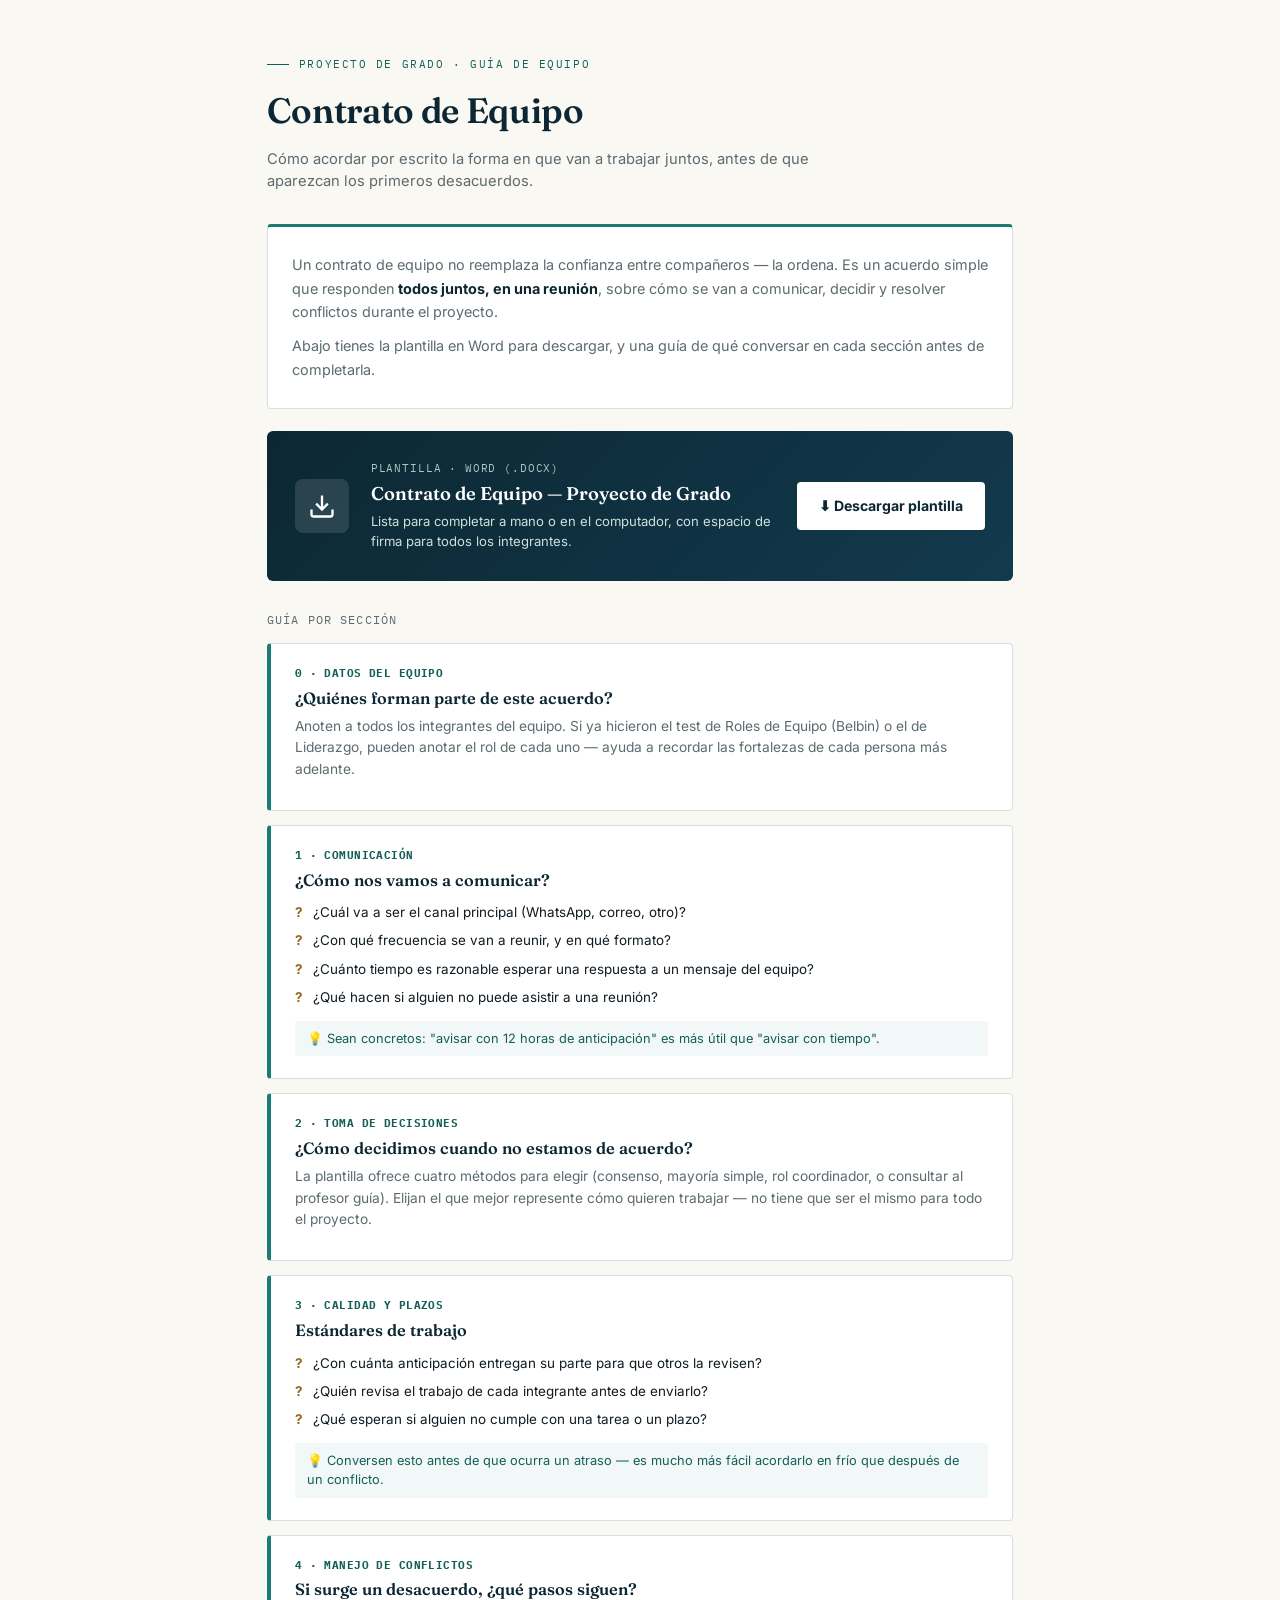
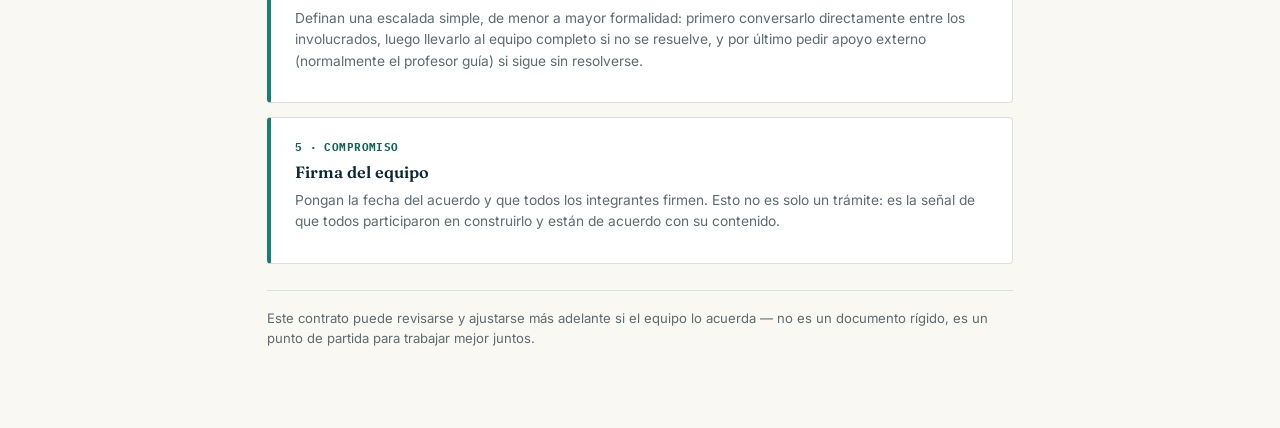
<file: contrato_equipo.html>
<!DOCTYPE html>
<html lang="es">
<head>
<meta charset="UTF-8">
<meta name="viewport" content="width=device-width, initial-scale=1.0">
<title>Contrato de Equipo · Proyecto de Grado</title>
<link rel="preconnect" href="https://fonts.googleapis.com">
<link rel="preconnect" href="https://fonts.gstatic.com" crossorigin>
<link href="https://fonts.googleapis.com/css2?family=Fraunces:ital,opsz,wght@0,9..144,500;0,9..144,600;1,9..144,500&family=Inter:wght@400;500;600&family=IBM+Plex+Mono:wght@400;500&display=swap" rel="stylesheet">
<style>
  :root {
    --ink: #101b22; --navy: #123a4d; --navy-deep: #0c2733;
    --paper: #f4f6f5; --paper-raised: #ffffff;
    --teal: #1c7c74; --teal-deep: #145f59;
    --gold: #b8862b; --gold-deep: #93691f;
    --line: #d7dfe1; --muted: #5c6b70;
  }
  * { box-sizing: border-box; margin: 0; padding: 0; }
  body { font-family: 'Inter', sans-serif; background: var(--paper); color: var(--ink); min-height: 100vh; line-height: 1.5; }

  .page-head { max-width: 900px; margin: 0 auto; padding: 56px 6vw 8px; }
  .eyebrow { font-family: 'IBM Plex Mono', monospace; font-size: 0.7rem; letter-spacing: 0.14em; text-transform: uppercase; color: var(--teal-deep); margin-bottom: 12px; display: flex; align-items: center; gap: 10px; }
  .eyebrow::before { content: ''; width: 22px; height: 1px; background: var(--teal-deep); display: inline-block; }
  .page-head h1 { font-family: 'Fraunces', serif; font-weight: 600; font-size: clamp(1.7rem, 3.6vw, 2.2rem); color: var(--navy-deep); letter-spacing: -0.01em; }
  .page-head .lede { margin-top: 10px; font-size: 0.92rem; color: var(--muted); max-width: 64ch; }

  .container { max-width: 900px; margin: 0 auto; padding: 24px 6vw 80px; }

  .intro-card { background: var(--paper-raised); border: 1px solid var(--line); border-top: 3px solid var(--teal); border-radius: 4px; padding: 26px 24px; margin-bottom: 22px; }
  .intro-card p { font-size: 0.9rem; line-height: 1.65; color: var(--muted); margin-bottom: 10px; }
  .intro-card p:last-child { margin-bottom: 0; }
  .intro-card strong { color: var(--navy-deep); }

  .download-card {
    background: linear-gradient(135deg, var(--navy-deep), var(--navy));
    border-radius: 6px; padding: 30px 28px; margin-bottom: 30px;
    display: flex; align-items: center; gap: 22px; flex-wrap: wrap;
  }
  .download-icon { flex-shrink: 0; width: 54px; height: 54px; border-radius: 8px; background: rgba(255,255,255,0.12); display:flex; align-items:center; justify-content:center; }
  .download-icon svg { width: 28px; height: 28px; color: #fff; }
  .download-body { flex: 1; min-width: 220px; }
  .download-body .dl-label { font-family: 'IBM Plex Mono', monospace; font-size: 0.66rem; letter-spacing: 0.08em; text-transform: uppercase; color: #a9c9c5; margin-bottom: 4px; }
  .download-body .dl-title { font-family: 'Fraunces', serif; font-size: 1.15rem; font-weight: 600; color: #fff; margin-bottom: 4px; }
  .download-body .dl-desc { font-size: 0.82rem; color: #cfe0dd; }
  .download-btn {
    flex-shrink: 0; display: inline-flex; align-items: center; gap: 8px;
    background: #fff; color: var(--navy-deep); font-weight: 700; font-size: 0.88rem;
    padding: 13px 22px; border-radius: 4px; text-decoration: none;
    transition: transform 0.15s ease, box-shadow 0.15s ease;
  }
  .download-btn:hover { transform: translateY(-2px); box-shadow: 0 8px 20px rgba(0,0,0,0.25); }

  .section-label { font-family: 'IBM Plex Mono', monospace; font-size: 0.72rem; letter-spacing: 0.1em; text-transform: uppercase; color: var(--muted); margin: 30px 0 14px; }

  .guide-card { background: var(--paper-raised); border: 1px solid var(--line); border-left: 4px solid var(--teal); border-radius: 4px; padding: 22px 24px; margin-bottom: 14px; }
  .guide-card .g-num { font-family:'IBM Plex Mono', monospace; font-size:0.66rem; color: var(--teal-deep); font-weight:700; letter-spacing:0.04em; text-transform:uppercase; margin-bottom:4px; }
  .guide-card .g-title { font-family: 'Fraunces', serif; font-size: 1.02rem; font-weight: 600; color: var(--navy-deep); margin-bottom: 6px; }
  .guide-card .g-desc { font-size: 0.86rem; color: var(--muted); line-height: 1.55; margin-bottom: 8px; }
  .guide-card ul.g-questions { list-style: none; margin-top: 6px; }
  .guide-card ul.g-questions li { font-size: 0.84rem; color: var(--ink); padding: 4px 0 4px 18px; position: relative; }
  .guide-card ul.g-questions li::before { content: '?'; position:absolute; left:0; color: var(--gold-deep); font-weight:700; }
  .guide-card .g-tip { margin-top: 10px; font-size: 0.8rem; color: var(--teal-deep); background: #f2f8f7; border-radius: 3px; padding: 8px 12px; }

  .footnote { margin-top: 26px; font-size: 0.82rem; color: var(--muted); border-top: 1px solid var(--line); padding-top: 18px; }
</style>
<link rel="stylesheet" href="sidebar.css">
</head>
<body>
<div id="sidebar-placeholder"></div>

<div class="page-head">
  <div class="eyebrow">PROYECTO DE GRADO · GUÍA DE EQUIPO</div>
  <h1>Contrato de Equipo</h1>
  <p class="lede">Cómo acordar por escrito la forma en que van a trabajar juntos, antes de que aparezcan los primeros desacuerdos.</p>
</div>

<div class="container">

  <div class="intro-card">
    <p>Un contrato de equipo no reemplaza la confianza entre compañeros — la ordena. Es un acuerdo simple que responden <strong>todos juntos, en una reunión</strong>, sobre cómo se van a comunicar, decidir y resolver conflictos durante el proyecto.</p>
    <p>Abajo tienes la plantilla en Word para descargar, y una guía de qué conversar en cada sección antes de completarla.</p>
  </div>

  <div class="download-card">
    <div class="download-icon">
      <svg viewBox="0 0 24 24" fill="none" stroke="currentColor" stroke-width="2"><path d="M21 15v4a2 2 0 0 1-2 2H5a2 2 0 0 1-2-2v-4"/><polyline points="7 10 12 15 17 10"/><line x1="12" y1="15" x2="12" y2="3"/></svg>
    </div>
    <div class="download-body">
      <div class="dl-label">Plantilla · Word (.docx)</div>
      <div class="dl-title">Contrato de Equipo — Proyecto de Grado</div>
      <div class="dl-desc">Lista para completar a mano o en el computador, con espacio de firma para todos los integrantes.</div>
    </div>
    <a class="download-btn" href="contrato_equipo_plantilla.docx" download>
      ⬇ Descargar plantilla
    </a>
  </div>

  <div class="section-label">Guía por sección</div>

  <div class="guide-card">
    <div class="g-num">0 · Datos del equipo</div>
    <div class="g-title">¿Quiénes forman parte de este acuerdo?</div>
    <div class="g-desc">Anoten a todos los integrantes del equipo. Si ya hicieron el test de Roles de Equipo (Belbin) o el de Liderazgo, pueden anotar el rol de cada uno — ayuda a recordar las fortalezas de cada persona más adelante.</div>
  </div>

  <div class="guide-card">
    <div class="g-num">1 · Comunicación</div>
    <div class="g-title">¿Cómo nos vamos a comunicar?</div>
    <ul class="g-questions">
      <li>¿Cuál va a ser el canal principal (WhatsApp, correo, otro)?</li>
      <li>¿Con qué frecuencia se van a reunir, y en qué formato?</li>
      <li>¿Cuánto tiempo es razonable esperar una respuesta a un mensaje del equipo?</li>
      <li>¿Qué hacen si alguien no puede asistir a una reunión?</li>
    </ul>
    <div class="g-tip">💡 Sean concretos: "avisar con 12 horas de anticipación" es más útil que "avisar con tiempo".</div>
  </div>

  <div class="guide-card">
    <div class="g-num">2 · Toma de decisiones</div>
    <div class="g-title">¿Cómo decidimos cuando no estamos de acuerdo?</div>
    <div class="g-desc">La plantilla ofrece cuatro métodos para elegir (consenso, mayoría simple, rol coordinador, o consultar al profesor guía). Elijan el que mejor represente cómo quieren trabajar — no tiene que ser el mismo para todo el proyecto.</div>
  </div>

  <div class="guide-card">
    <div class="g-num">3 · Calidad y plazos</div>
    <div class="g-title">Estándares de trabajo</div>
    <ul class="g-questions">
      <li>¿Con cuánta anticipación entregan su parte para que otros la revisen?</li>
      <li>¿Quién revisa el trabajo de cada integrante antes de enviarlo?</li>
      <li>¿Qué esperan si alguien no cumple con una tarea o un plazo?</li>
    </ul>
    <div class="g-tip">💡 Conversen esto antes de que ocurra un atraso — es mucho más fácil acordarlo en frío que después de un conflicto.</div>
  </div>

  <div class="guide-card">
    <div class="g-num">4 · Manejo de conflictos</div>
    <div class="g-title">Si surge un desacuerdo, ¿qué pasos siguen?</div>
    <div class="g-desc">Definan una escalada simple, de menor a mayor formalidad: primero conversarlo directamente entre los involucrados, luego llevarlo al equipo completo si no se resuelve, y por último pedir apoyo externo (normalmente el profesor guía) si sigue sin resolverse.</div>
  </div>

  <div class="guide-card">
    <div class="g-num">5 · Compromiso</div>
    <div class="g-title">Firma del equipo</div>
    <div class="g-desc">Pongan la fecha del acuerdo y que todos los integrantes firmen. Esto no es solo un trámite: es la señal de que todos participaron en construirlo y están de acuerdo con su contenido.</div>
  </div>

  <p class="footnote">Este contrato puede revisarse y ajustarse más adelante si el equipo lo acuerda — no es un documento rígido, es un punto de partida para trabajar mejor juntos.</p>

</div>
<script src="sidebar.js"></script>
</body>
</html>
</file>
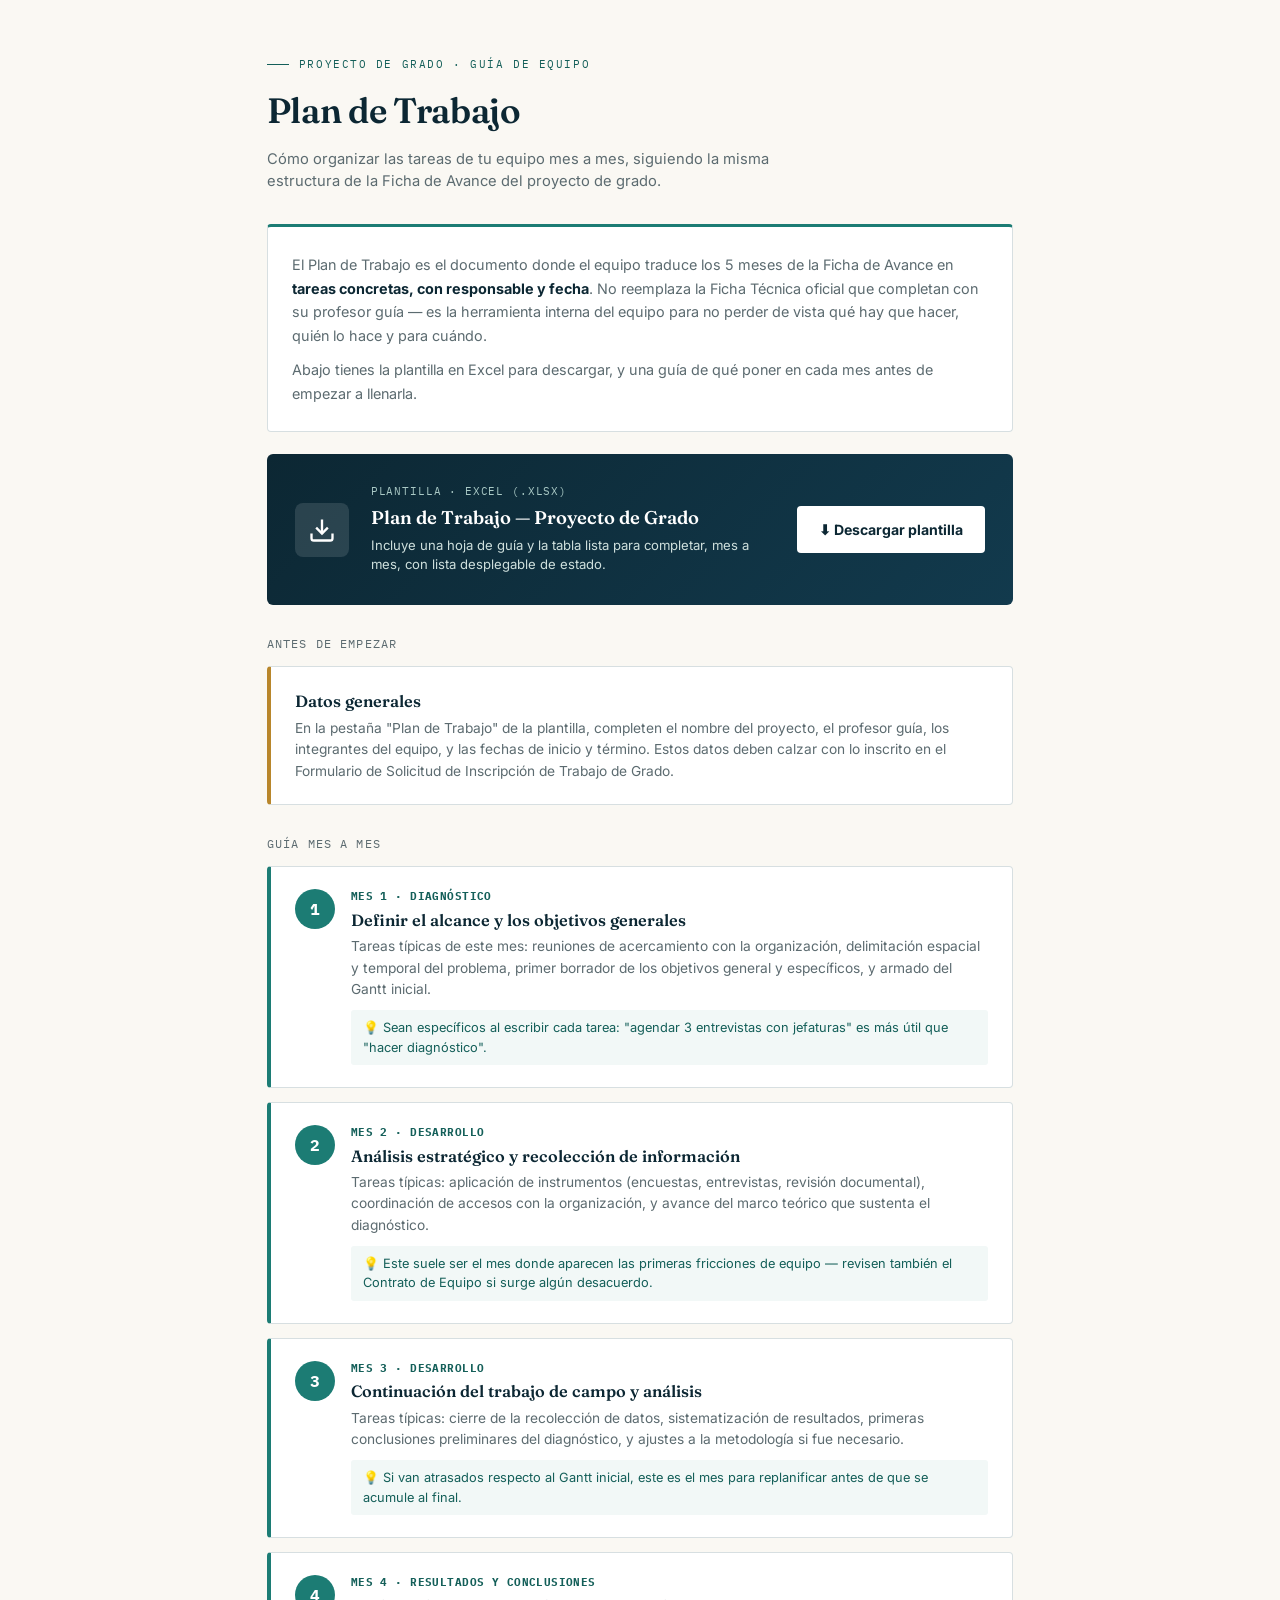
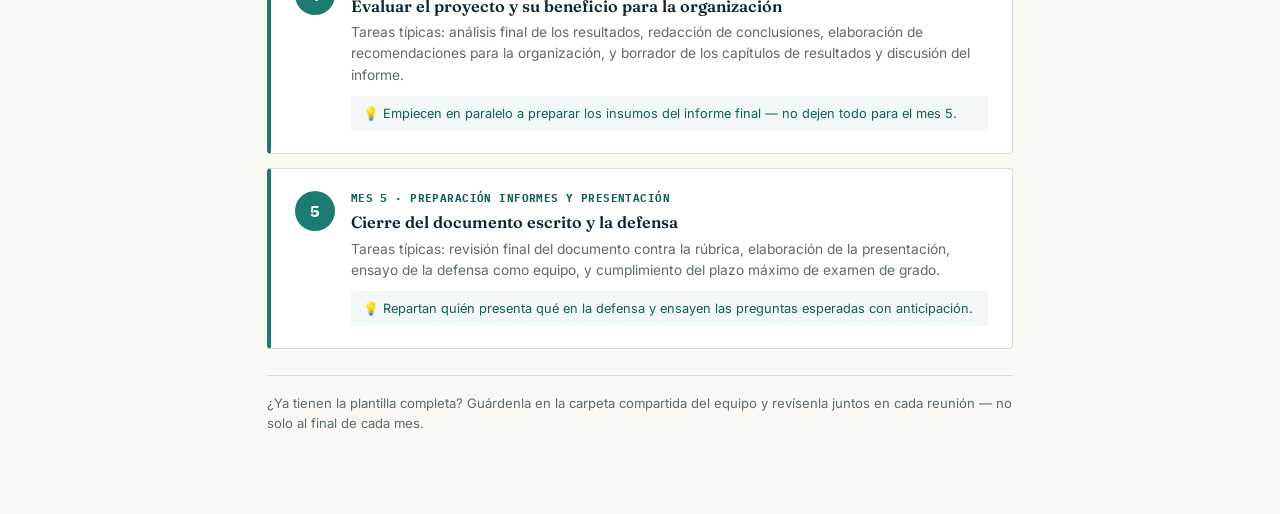
<file: plan_trabajo.html>
<!DOCTYPE html>
<html lang="es">
<head>
<meta charset="UTF-8">
<meta name="viewport" content="width=device-width, initial-scale=1.0">
<title>Plan de Trabajo · Proyecto de Grado</title>
<link rel="preconnect" href="https://fonts.googleapis.com">
<link rel="preconnect" href="https://fonts.gstatic.com" crossorigin>
<link href="https://fonts.googleapis.com/css2?family=Fraunces:ital,opsz,wght@0,9..144,500;0,9..144,600;1,9..144,500&family=Inter:wght@400;500;600&family=IBM+Plex+Mono:wght@400;500&display=swap" rel="stylesheet">
<style>
  :root {
    --ink: #101b22; --navy: #123a4d; --navy-deep: #0c2733;
    --paper: #f4f6f5; --paper-raised: #ffffff;
    --teal: #1c7c74; --teal-deep: #145f59;
    --gold: #b8862b; --gold-deep: #93691f;
    --line: #d7dfe1; --muted: #5c6b70;
  }
  * { box-sizing: border-box; margin: 0; padding: 0; }
  body { font-family: 'Inter', sans-serif; background: var(--paper); color: var(--ink); min-height: 100vh; line-height: 1.5; }

  .page-head { max-width: 900px; margin: 0 auto; padding: 56px 6vw 8px; }
  .eyebrow { font-family: 'IBM Plex Mono', monospace; font-size: 0.7rem; letter-spacing: 0.14em; text-transform: uppercase; color: var(--teal-deep); margin-bottom: 12px; display: flex; align-items: center; gap: 10px; }
  .eyebrow::before { content: ''; width: 22px; height: 1px; background: var(--teal-deep); display: inline-block; }
  .page-head h1 { font-family: 'Fraunces', serif; font-weight: 600; font-size: clamp(1.7rem, 3.6vw, 2.2rem); color: var(--navy-deep); letter-spacing: -0.01em; }
  .page-head .lede { margin-top: 10px; font-size: 0.92rem; color: var(--muted); max-width: 64ch; }

  .container { max-width: 900px; margin: 0 auto; padding: 24px 6vw 80px; }

  .intro-card { background: var(--paper-raised); border: 1px solid var(--line); border-top: 3px solid var(--teal); border-radius: 4px; padding: 26px 24px; margin-bottom: 22px; }
  .intro-card p { font-size: 0.9rem; line-height: 1.65; color: var(--muted); margin-bottom: 10px; }
  .intro-card p:last-child { margin-bottom: 0; }
  .intro-card strong { color: var(--navy-deep); }

  /* Bloque de descarga destacado */
  .download-card {
    background: linear-gradient(135deg, var(--navy-deep), var(--navy));
    border-radius: 6px; padding: 30px 28px; margin-bottom: 30px;
    display: flex; align-items: center; gap: 22px; flex-wrap: wrap;
  }
  .download-icon { flex-shrink: 0; width: 54px; height: 54px; border-radius: 8px; background: rgba(255,255,255,0.12); display:flex; align-items:center; justify-content:center; }
  .download-icon svg { width: 28px; height: 28px; color: #fff; }
  .download-body { flex: 1; min-width: 220px; }
  .download-body .dl-label { font-family: 'IBM Plex Mono', monospace; font-size: 0.66rem; letter-spacing: 0.08em; text-transform: uppercase; color: #a9c9c5; margin-bottom: 4px; }
  .download-body .dl-title { font-family: 'Fraunces', serif; font-size: 1.15rem; font-weight: 600; color: #fff; margin-bottom: 4px; }
  .download-body .dl-desc { font-size: 0.82rem; color: #cfe0dd; }
  .download-btn {
    flex-shrink: 0; display: inline-flex; align-items: center; gap: 8px;
    background: #fff; color: var(--navy-deep); font-weight: 700; font-size: 0.88rem;
    padding: 13px 22px; border-radius: 4px; text-decoration: none;
    transition: transform 0.15s ease, box-shadow 0.15s ease;
  }
  .download-btn:hover { transform: translateY(-2px); box-shadow: 0 8px 20px rgba(0,0,0,0.25); }

  .section-label { font-family: 'IBM Plex Mono', monospace; font-size: 0.72rem; letter-spacing: 0.1em; text-transform: uppercase; color: var(--muted); margin: 30px 0 14px; }

  .guide-card { background: var(--paper-raised); border: 1px solid var(--line); border-radius: 4px; padding: 22px 24px; margin-bottom: 14px; }
  .guide-card.setup { border-left: 4px solid var(--gold); }
  .guide-card .g-title { font-family: 'Fraunces', serif; font-size: 1.02rem; font-weight: 600; color: var(--navy-deep); margin-bottom: 4px; }
  .guide-card .g-desc { font-size: 0.86rem; color: var(--muted); line-height: 1.55; }
  .guide-card .g-tip { margin-top: 10px; font-size: 0.8rem; color: var(--teal-deep); background: #f2f8f7; border-radius: 3px; padding: 8px 12px; }

  .month-guide { border-left: 4px solid var(--teal); display:flex; gap: 16px; align-items:flex-start; }
  .month-num { flex-shrink:0; width: 40px; height: 40px; border-radius: 50%; background: var(--teal); color:#fff; font-family:'IBM Plex Mono', monospace; font-weight:700; font-size:1rem; display:flex; align-items:center; justify-content:center; }
  .month-fase { font-family:'IBM Plex Mono', monospace; font-size:0.66rem; color: var(--teal-deep); font-weight:700; letter-spacing:0.04em; text-transform:uppercase; margin-bottom:3px; }

  .footnote { margin-top: 26px; font-size: 0.82rem; color: var(--muted); border-top: 1px solid var(--line); padding-top: 18px; }
</style>
<link rel="stylesheet" href="sidebar.css">
</head>
<body>
<div id="sidebar-placeholder"></div>

<div class="page-head">
  <div class="eyebrow">PROYECTO DE GRADO · GUÍA DE EQUIPO</div>
  <h1>Plan de Trabajo</h1>
  <p class="lede">Cómo organizar las tareas de tu equipo mes a mes, siguiendo la misma estructura de la Ficha de Avance del proyecto de grado.</p>
</div>

<div class="container">

  <div class="intro-card">
    <p>El Plan de Trabajo es el documento donde el equipo traduce los 5 meses de la Ficha de Avance en <strong>tareas concretas, con responsable y fecha</strong>. No reemplaza la Ficha Técnica oficial que completan con su profesor guía — es la herramienta interna del equipo para no perder de vista qué hay que hacer, quién lo hace y para cuándo.</p>
    <p>Abajo tienes la plantilla en Excel para descargar, y una guía de qué poner en cada mes antes de empezar a llenarla.</p>
  </div>

  <div class="download-card">
    <div class="download-icon">
      <svg viewBox="0 0 24 24" fill="none" stroke="currentColor" stroke-width="2"><path d="M21 15v4a2 2 0 0 1-2 2H5a2 2 0 0 1-2-2v-4"/><polyline points="7 10 12 15 17 10"/><line x1="12" y1="15" x2="12" y2="3"/></svg>
    </div>
    <div class="download-body">
      <div class="dl-label">Plantilla · Excel (.xlsx)</div>
      <div class="dl-title">Plan de Trabajo — Proyecto de Grado</div>
      <div class="dl-desc">Incluye una hoja de guía y la tabla lista para completar, mes a mes, con lista desplegable de estado.</div>
    </div>
    <a class="download-btn" href="plan_trabajo_plantilla.xlsx" download>
      ⬇ Descargar plantilla
    </a>
  </div>

  <div class="section-label">Antes de empezar</div>
  <div class="guide-card setup">
    <div class="g-title">Datos generales</div>
    <div class="g-desc">En la pestaña "Plan de Trabajo" de la plantilla, completen el nombre del proyecto, el profesor guía, los integrantes del equipo, y las fechas de inicio y término. Estos datos deben calzar con lo inscrito en el Formulario de Solicitud de Inscripción de Trabajo de Grado.</div>
  </div>

  <div class="section-label">Guía mes a mes</div>

  <div class="guide-card month-guide">
    <div class="month-num">1</div>
    <div>
      <div class="month-fase">Mes 1 · Diagnóstico</div>
      <div class="g-title">Definir el alcance y los objetivos generales</div>
      <div class="g-desc">Tareas típicas de este mes: reuniones de acercamiento con la organización, delimitación espacial y temporal del problema, primer borrador de los objetivos general y específicos, y armado del Gantt inicial.</div>
      <div class="g-tip">💡 Sean específicos al escribir cada tarea: "agendar 3 entrevistas con jefaturas" es más útil que "hacer diagnóstico".</div>
    </div>
  </div>

  <div class="guide-card month-guide">
    <div class="month-num">2</div>
    <div>
      <div class="month-fase">Mes 2 · Desarrollo</div>
      <div class="g-title">Análisis estratégico y recolección de información</div>
      <div class="g-desc">Tareas típicas: aplicación de instrumentos (encuestas, entrevistas, revisión documental), coordinación de accesos con la organización, y avance del marco teórico que sustenta el diagnóstico.</div>
      <div class="g-tip">💡 Este suele ser el mes donde aparecen las primeras fricciones de equipo — revisen también el Contrato de Equipo si surge algún desacuerdo.</div>
    </div>
  </div>

  <div class="guide-card month-guide">
    <div class="month-num">3</div>
    <div>
      <div class="month-fase">Mes 3 · Desarrollo</div>
      <div class="g-title">Continuación del trabajo de campo y análisis</div>
      <div class="g-desc">Tareas típicas: cierre de la recolección de datos, sistematización de resultados, primeras conclusiones preliminares del diagnóstico, y ajustes a la metodología si fue necesario.</div>
      <div class="g-tip">💡 Si van atrasados respecto al Gantt inicial, este es el mes para replanificar antes de que se acumule al final.</div>
    </div>
  </div>

  <div class="guide-card month-guide">
    <div class="month-num">4</div>
    <div>
      <div class="month-fase">Mes 4 · Resultados y Conclusiones</div>
      <div class="g-title">Evaluar el proyecto y su beneficio para la organización</div>
      <div class="g-desc">Tareas típicas: análisis final de los resultados, redacción de conclusiones, elaboración de recomendaciones para la organización, y borrador de los capítulos de resultados y discusión del informe.</div>
      <div class="g-tip">💡 Empiecen en paralelo a preparar los insumos del informe final — no dejen todo para el mes 5.</div>
    </div>
  </div>

  <div class="guide-card month-guide">
    <div class="month-num">5</div>
    <div>
      <div class="month-fase">Mes 5 · Preparación Informes y Presentación</div>
      <div class="g-title">Cierre del documento escrito y la defensa</div>
      <div class="g-desc">Tareas típicas: revisión final del documento contra la rúbrica, elaboración de la presentación, ensayo de la defensa como equipo, y cumplimiento del plazo máximo de examen de grado.</div>
      <div class="g-tip">💡 Repartan quién presenta qué en la defensa y ensayen las preguntas esperadas con anticipación.</div>
    </div>
  </div>

  <p class="footnote">¿Ya tienen la plantilla completa? Guárdenla en la carpeta compartida del equipo y revísenla juntos en cada reunión — no solo al final de cada mes.</p>

</div>
<script src="sidebar.js"></script>
</body>
</html>
</file>
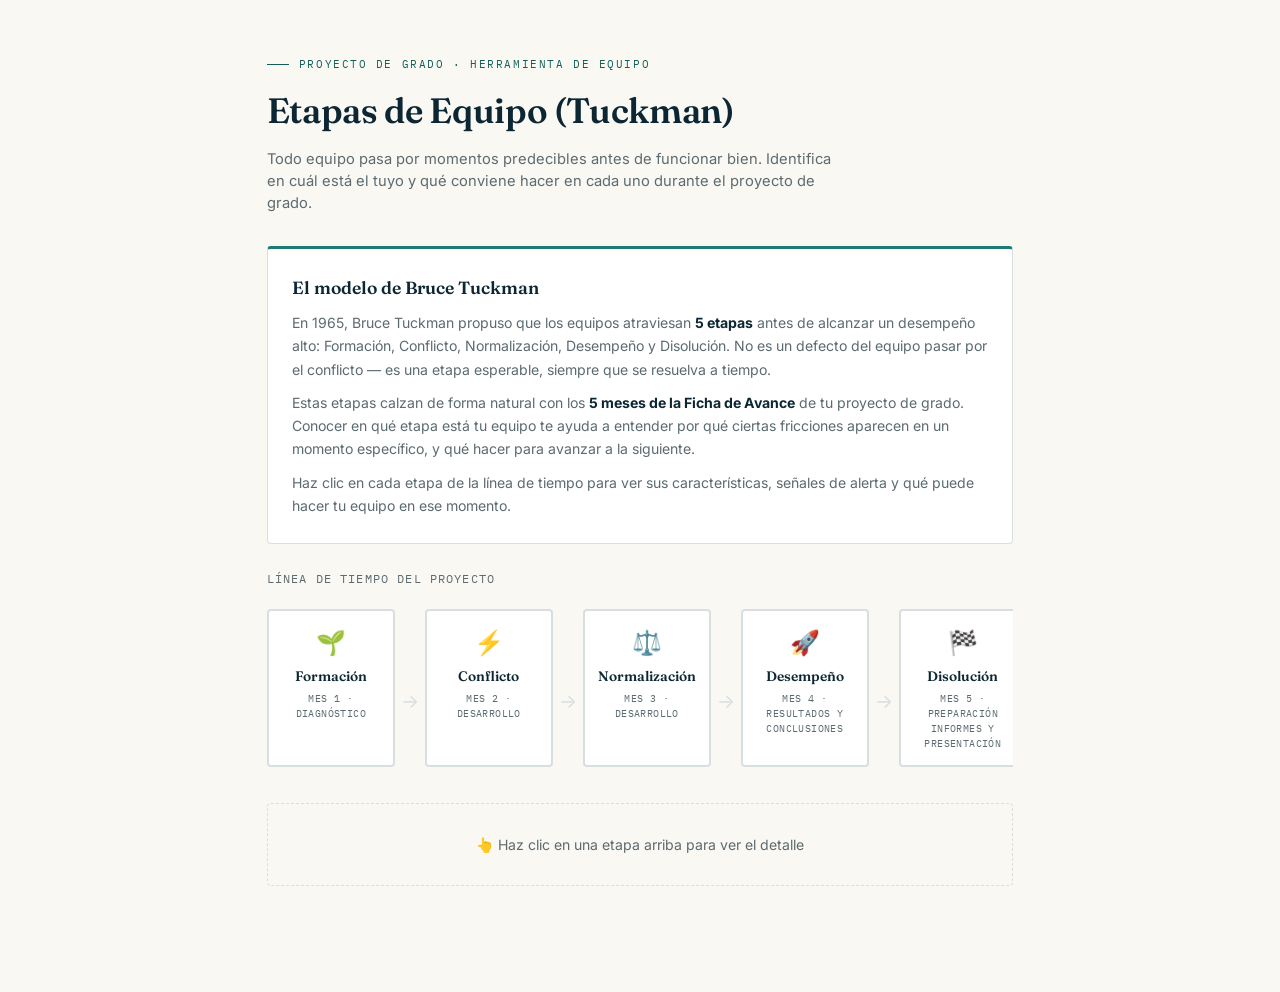
<file: tuckman.html>
<!DOCTYPE html>
<html lang="es">
<head>
<meta charset="UTF-8">
<meta name="viewport" content="width=device-width, initial-scale=1.0">
<title>Etapas de Equipo (Tuckman) · Proyecto de Grado</title>
<link rel="preconnect" href="https://fonts.googleapis.com">
<link rel="preconnect" href="https://fonts.gstatic.com" crossorigin>
<link href="https://fonts.googleapis.com/css2?family=Fraunces:ital,opsz,wght@0,9..144,500;0,9..144,600;1,9..144,500&family=Inter:wght@400;500;600&family=IBM+Plex+Mono:wght@400;500&display=swap" rel="stylesheet">
<style>
  :root {
    --ink: #101b22; --navy: #123a4d; --navy-deep: #0c2733;
    --paper: #f4f6f5; --paper-raised: #ffffff;
    --teal: #1c7c74; --teal-deep: #145f59;
    --gold: #b8862b; --gold-deep: #93691f;
    --line: #d7dfe1; --muted: #5c6b70;
  }
  * { box-sizing: border-box; margin: 0; padding: 0; }
  body { font-family: 'Inter', sans-serif; background: var(--paper); color: var(--ink); min-height: 100vh; line-height: 1.5; }

  .page-head { max-width: 900px; margin: 0 auto; padding: 56px 6vw 8px; }
  .eyebrow { font-family: 'IBM Plex Mono', monospace; font-size: 0.7rem; letter-spacing: 0.14em; text-transform: uppercase; color: var(--teal-deep); margin-bottom: 12px; display: flex; align-items: center; gap: 10px; }
  .eyebrow::before { content: ''; width: 22px; height: 1px; background: var(--teal-deep); display: inline-block; }
  .page-head h1 { font-family: 'Fraunces', serif; font-weight: 600; font-size: clamp(1.7rem, 3.6vw, 2.2rem); color: var(--navy-deep); letter-spacing: -0.01em; }
  .page-head .lede { margin-top: 10px; font-size: 0.92rem; color: var(--muted); max-width: 64ch; }

  .container { max-width: 900px; margin: 0 auto; padding: 24px 6vw 80px; }

  .intro-card { background: var(--paper-raised); border: 1px solid var(--line); border-top: 3px solid var(--teal); border-radius: 4px; padding: 26px 24px; margin-bottom: 26px; }
  .intro-card h2 { font-family: 'Fraunces', serif; font-weight: 600; color: var(--navy-deep); margin-bottom: 10px; font-size: 1.1rem; }
  .intro-card p { font-size: 0.88rem; line-height: 1.65; color: var(--muted); margin-bottom: 10px; }
  .intro-card p:last-child { margin-bottom: 0; }
  .intro-card strong { color: var(--navy-deep); }

  /* Línea de tiempo */
  .timeline { display: flex; gap: 6px; margin: 22px 0 30px; overflow-x: auto; padding-bottom: 6px; }
  .timeline-stage {
    flex: 1; min-width: 128px; cursor: pointer; text-align: center;
    padding: 14px 8px; border-radius: 4px; border: 2px solid var(--line);
    background: var(--paper-raised); transition: transform 0.15s ease, border-color 0.15s ease;
  }
  .timeline-stage:hover { transform: translateY(-2px); }
  .timeline-stage.selected { border-color: var(--teal); background: #f2f8f7; }
  .timeline-stage .ts-icon { font-size: 1.5rem; margin-bottom: 6px; }
  .timeline-stage .ts-name { font-family: 'Fraunces', serif; font-weight: 600; font-size: 0.86rem; color: var(--navy-deep); }
  .timeline-stage .ts-month { font-family: 'IBM Plex Mono', monospace; font-size: 0.62rem; text-transform: uppercase; letter-spacing: 0.04em; color: var(--muted); margin-top: 4px; }
  .timeline-connector { display:flex; align-items:center; color: var(--line); font-size: 1.2rem; padding-top: 26px; flex-shrink:0; }

  .section-label { font-family: 'IBM Plex Mono', monospace; font-size: 0.72rem; letter-spacing: 0.1em; text-transform: uppercase; color: var(--muted); margin: 8px 0 14px; }

  .detail-card { display:none; background: var(--paper-raised); border: 1px solid var(--line); border-left: 5px solid var(--teal); border-radius: 4px; padding: 28px 26px; margin-bottom: 26px; }
  .detail-card.visible { display:block; }
  .detail-head { display:flex; align-items:center; gap: 14px; margin-bottom: 18px; }
  .detail-icon { font-size: 2rem; }
  .detail-title { font-family: 'Fraunces', serif; font-size: 1.3rem; font-weight: 600; color: var(--navy-deep); }
  .detail-subtitle { font-family: 'IBM Plex Mono', monospace; font-size: 0.7rem; color: var(--teal-deep); text-transform: uppercase; letter-spacing: 0.04em; margin-top: 2px; }

  .detail-desc { font-size: 0.9rem; color: var(--ink); line-height: 1.6; margin-bottom: 20px; }

  .detail-grid { display: grid; grid-template-columns: 1fr 1fr; gap: 18px; }
  @media (max-width: 700px) { .detail-grid { grid-template-columns: 1fr; } }
  .detail-block h3 { font-family: 'IBM Plex Mono', monospace; font-size: 0.68rem; text-transform: uppercase; letter-spacing: 0.05em; color: var(--muted); margin-bottom: 8px; }
  .detail-block ul { list-style: none; }
  .detail-block li { font-size: 0.85rem; color: var(--ink); padding: 6px 0 6px 18px; position: relative; border-bottom: 1px solid var(--paper); }
  .detail-block li:last-child { border-bottom: none; }
  .detail-block li::before { content: '—'; position: absolute; left: 0; color: var(--teal); }
  .detail-block.actions li::before { content: '✓'; color: var(--gold-deep); }

  .btn { display: block; width: 100%; padding: 13px; background: var(--teal); color: #fff; border: none; border-radius: 3px; font-size: 0.92rem; font-weight: 600; cursor: pointer; margin-top: 10px; letter-spacing: 0.01em; transition: transform 0.15s ease, box-shadow 0.15s ease; }
  .btn:hover { transform: translateY(-1px); box-shadow: 0 6px 16px rgba(0,0,0,0.12); }
  .btn.secondary { background: #fff; color: var(--navy-deep); border: 1px solid var(--line); }
  .btn.secondary:hover { border-color: var(--teal); }

  .email-block { margin-top: 20px; padding-top: 18px; border-top: 1px solid var(--line); }
  .email-block label { display:block; font-family:'IBM Plex Mono', monospace; font-size:0.68rem; letter-spacing:0.04em; text-transform:uppercase; color: var(--muted); margin-bottom:8px; }
  input[type=email] { width:100%; padding:10px; border:1px solid var(--line); border-radius:3px; font-size:0.9rem; font-family:'Inter', sans-serif; margin-bottom:10px; }

  .empty-hint { text-align:center; color: var(--muted); font-size: 0.88rem; padding: 30px 10px; border: 1px dashed var(--line); border-radius: 4px; margin-bottom: 26px; }
</style>
<link rel="stylesheet" href="sidebar.css">
</head>
<body>
<div id="sidebar-placeholder"></div>

<div class="page-head">
  <div class="eyebrow">PROYECTO DE GRADO · HERRAMIENTA DE EQUIPO</div>
  <h1>Etapas de Equipo (Tuckman)</h1>
  <p class="lede">Todo equipo pasa por momentos predecibles antes de funcionar bien. Identifica en cuál está el tuyo y qué conviene hacer en cada uno durante el proyecto de grado.</p>
</div>

<div class="container">

  <div class="intro-card">
    <h2>El modelo de Bruce Tuckman</h2>
    <p>En 1965, Bruce Tuckman propuso que los equipos atraviesan <strong>5 etapas</strong> antes de alcanzar un desempeño alto: Formación, Conflicto, Normalización, Desempeño y Disolución. No es un defecto del equipo pasar por el conflicto — es una etapa esperable, siempre que se resuelva a tiempo.</p>
    <p>Estas etapas calzan de forma natural con los <strong>5 meses de la Ficha de Avance</strong> de tu proyecto de grado. Conocer en qué etapa está tu equipo te ayuda a entender por qué ciertas fricciones aparecen en un momento específico, y qué hacer para avanzar a la siguiente.</p>
    <p>Haz clic en cada etapa de la línea de tiempo para ver sus características, señales de alerta y qué puede hacer tu equipo en ese momento.</p>
  </div>

  <div class="section-label">Línea de tiempo del proyecto</div>
  <div class="timeline" id="timeline"></div>

  <div class="empty-hint" id="emptyHint">👆 Haz clic en una etapa arriba para ver el detalle</div>

  <div id="detailContainer"></div>

</div>

<script>
const STAGES = [
  {
    key: 'forming',
    icon: '🌱',
    name: 'Formación',
    month: 'Mes 1 · Diagnóstico',
    description: 'El equipo recién se conoce o recién empieza a trabajar junto en este proyecto. Todo es cortés, cauteloso y algo ambiguo: nadie quiere generar roce todavía, y las reglas del juego no están del todo claras.',
    signs: [
      'Conversaciones formales y educadas, poco conflicto abierto',
      'Dependencia alta de instrucciones externas (profesor guía, pauta del ramo)',
      'Roles y responsabilidades aún difusos',
      'Entusiasmo inicial, pero también incertidumbre sobre el alcance del proyecto'
    ],
    actions: [
      'Aplicar el test de Roles de Equipo (Belbin) y compartir resultados',
      'Construir juntos el Contrato de Equipo antes de avanzar en el diagnóstico',
      'Aclarar expectativas: qué espera cada uno del proyecto y del equipo',
      'Definir el primer mes del Plan de Trabajo con tareas concretas'
    ]
  },
  {
    key: 'storming',
    icon: '⚡',
    name: 'Conflicto',
    month: 'Mes 2 · Desarrollo',
    description: 'Empiezan a notarse diferencias de ritmo, de estándares o de opinión sobre cómo abordar el diagnóstico. Es la etapa más incómoda, pero también la más importante: si se evita el conflicto aquí, suele reaparecer con más fuerza cerca de la entrega final.',
    signs: [
      'Desacuerdos sobre el enfoque del diagnóstico o la metodología',
      'Molestia por cargas de trabajo percibidas como desiguales',
      'Frustración con los tiempos de respuesta de la organización cliente',
      'Cuestionamiento de decisiones tomadas en la etapa anterior'
    ],
    actions: [
      'Revisar el Contrato de Equipo: ¿se están cumpliendo los acuerdos de comunicación y plazos?',
      'Usar los pasos de manejo de conflictos definidos en el contrato, en vez de evitarlos',
      'Separar la discusión de fondo (metodología) de la discusión de forma (cómo se dicen las cosas)',
      'Si el equipo no logra resolverlo solo, pedir apoyo al profesor guía a tiempo, no al final'
    ]
  },
  {
    key: 'norming',
    icon: '⚖️',
    name: 'Normalización',
    month: 'Mes 3 · Desarrollo',
    description: 'El equipo ya resolvió sus primeras fricciones y empieza a encontrar un ritmo propio. Los roles se sienten más naturales, hay más confianza para dar retroalimentación directa y el trabajo de campo avanza con menos fricción.',
    signs: [
      'Mayor claridad sobre quién hace qué',
      'Retroalimentación más directa entre integrantes, sin que se sienta como ataque',
      'Rutinas de trabajo más estables (reuniones, revisión cruzada)',
      'El equipo empieza a anticipar problemas en vez de solo reaccionar'
    ],
    actions: [
      'Ajustar el Plan de Trabajo si el ritmo real difiere del estimado inicialmente',
      'Aprovechar la mayor confianza para repartir tareas según fortalezas (roles Belbin)',
      'Documentar acuerdos de trabajo que están funcionando bien, para no perderlos',
      'Seguir cuidando la relación con la organización durante el trabajo de campo'
    ]
  },
  {
    key: 'performing',
    icon: '🚀',
    name: 'Desempeño',
    month: 'Mes 4 · Resultados y Conclusiones',
    description: 'El equipo funciona con fluidez: las decisiones se toman rápido, hay confianza mutua y el foco está puesto en el contenido del proyecto, no en cómo trabajar juntos. Es el momento de mayor productividad.',
    signs: [
      'Alta autonomía: se resuelven problemas sin necesidad de supervisión constante',
      'Buena calidad de análisis y avance sostenido en resultados',
      'El equipo se apoya mutuamente sin que nadie tenga que pedirlo',
      'Los desacuerdos, cuando ocurren, se resuelven rápido y sin drama'
    ],
    actions: [
      'Mantener el estándar de calidad ahora que se acercan las conclusiones finales',
      'No relajar la revisión cruzada solo porque el equipo funciona bien',
      'Empezar a preparar, en paralelo, los insumos para el informe final',
      'Reconocer explícitamente lo que está funcionando en el equipo'
    ]
  },
  {
    key: 'adjourning',
    icon: '🏁',
    name: 'Disolución',
    month: 'Mes 5 · Preparación Informes y Presentación',
    description: 'El proyecto llega a su cierre: se termina de redactar el informe, se prepara la defensa y el equipo se prepara para dejar de trabajar junto en este formato. Puede aparecer cansancio, pero también satisfacción por el cierre.',
    signs: [
      'Presión por los plazos de entrega y el examen de grado',
      'Cansancio acumulado de los meses anteriores',
      'Necesidad de coordinar la presentación y defensa como equipo',
      'Sensación de cierre: menos foco en el proceso, más en el resultado final'
    ],
    actions: [
      'Revisar juntos el cumplimiento de la rúbrica antes de la entrega final',
      'Ensayar la defensa como equipo, repartiendo tiempos y preguntas esperadas',
      'Dedicar un espacio breve a revisar qué funcionó y qué no en la forma de trabajar juntos',
      'Cuidar el tono de cierre: agradecer el trabajo del equipo, más allá del resultado'
    ]
  }
];

let selectedStage = null;

function renderTimeline() {
  const wrap = document.getElementById('timeline');
  wrap.innerHTML = '';
  STAGES.forEach((s, i) => {
    const el = document.createElement('div');
    el.className = 'timeline-stage';
    el.id = `ts_${s.key}`;
    el.onclick = () => selectStage(s.key);
    el.innerHTML = `
      <div class="ts-icon">${s.icon}</div>
      <div class="ts-name">${s.name}</div>
      <div class="ts-month">${s.month}</div>
    `;
    wrap.appendChild(el);
    if (i < STAGES.length - 1) {
      const arrow = document.createElement('div');
      arrow.className = 'timeline-connector';
      arrow.textContent = '→';
      wrap.appendChild(arrow);
    }
  });
}

function selectStage(key) {
  selectedStage = key;
  document.querySelectorAll('.timeline-stage').forEach(el => el.classList.remove('selected'));
  document.getElementById(`ts_${key}`).classList.add('selected');
  document.getElementById('emptyHint').style.display = 'none';
  renderDetail(key);
}

function renderDetail(key) {
  const s = STAGES.find(st => st.key === key);
  const container = document.getElementById('detailContainer');
  container.innerHTML = `
    <div class="detail-card visible">
      <div class="detail-head">
        <div class="detail-icon">${s.icon}</div>
        <div>
          <div class="detail-title">${s.name}</div>
          <div class="detail-subtitle">${s.month}</div>
        </div>
      </div>
      <div class="detail-desc">${s.description}</div>
      <div class="detail-grid">
        <div class="detail-block">
          <h3>Señales de que el equipo está aquí</h3>
          <ul>${s.signs.map(x => `<li>${x}</li>`).join('')}</ul>
        </div>
        <div class="detail-block actions">
          <h3>Qué puede hacer el equipo ahora</h3>
          <ul>${s.actions.map(x => `<li>${x}</li>`).join('')}</ul>
        </div>
      </div>
      <div class="email-block">
        <label>Enviarme este diagnóstico de etapa por correo</label>
        <input type="email" id="stageEmail" placeholder="tu.correo@ejemplo.com">
        <button class="btn" onclick="sendStageByEmail()">Enviarme el detalle →</button>
        <div id="stageEmailStatus" style="font-size:0.78rem;color:#b0413e;margin-top:8px;"></div>
      </div>
    </div>
  `;
}

function sendStageByEmail() {
  const s = STAGES.find(st => st.key === selectedStage);
  const emailInput = document.getElementById('stageEmail');
  const statusEl = document.getElementById('stageEmailStatus');
  const email = emailInput.value.trim();
  const emailRegex = /^[^\s@]+@[^\s@]+\.[^\s@]+$/;
  if (!emailRegex.test(email)) {
    statusEl.textContent = '⚠️ Ingresa un correo válido.';
    emailInput.style.borderColor = '#b0413e';
    return;
  }
  emailInput.style.borderColor = 'var(--line)';
  statusEl.style.color = '#5c6b70';
  statusEl.textContent = 'Abriendo tu programa de correo...';

  let txt = `ETAPA DE EQUIPO — MODELO DE TUCKMAN\n`;
  txt += `Proyecto de Grado · Magíster en Gestión de Personas y Efectividad Organizacional\n\n`;
  txt += `Etapa actual: ${s.name} (${s.month})\n\n`;
  txt += `${s.description}\n\n`;
  txt += `SEÑALES DE QUE EL EQUIPO ESTÁ AQUÍ:\n`;
  s.signs.forEach(x => txt += `- ${x}\n`);
  txt += `\nQUÉ PUEDE HACER EL EQUIPO AHORA:\n`;
  s.actions.forEach(x => txt += `- ${x}\n`);

  const subject = `Etapa de Equipo (Tuckman): ${s.name}`;
  const mailtoLink = `mailto:${encodeURIComponent(email)}?subject=${encodeURIComponent(subject)}&body=${encodeURIComponent(txt)}`;
  window.location.href = mailtoLink;
}

renderTimeline();
</script>
<script src="sidebar.js"></script>
</body>
</html>
</file>
<file: sidebar.css>
/* ============================================================
   sidebar.css
   Sistema de diseño compartido — Proyecto de Grado I (MGTS/MGTO)
   Tipografía: Fraunces (display) / Inter (cuerpo) / IBM Plex Mono (datos)
   Paleta: navy / teal / gold
   ============================================================ */

:root {
  --pg1-navy: #10263B;
  --pg1-navy-light: #1C3D5C;
  --pg1-teal: #1E7A70;
  --pg1-teal-soft: #E4F1EE;
  --pg1-gold: #C79A3C;
  --pg1-gold-soft: #F6ECD4;
  --pg1-cream: #FAF8F3;
  --pg1-ink: #1A2027;
  --pg1-ink-soft: #5B6472;
  --pg1-border: #E4E0D5;
  --pg1-sidebar-w: 264px;

  --font-display: "Fraunces", Georgia, serif;
  --font-body: "Inter", -apple-system, BlinkMacSystemFont, sans-serif;
  --font-mono: "IBM Plex Mono", "SFMono-Regular", Menlo, monospace;
}

* { box-sizing: border-box; }

html, body {
  margin: 0;
  padding: 0;
  background: var(--pg1-cream);
  color: var(--pg1-ink);
  font-family: var(--font-body);
}

/* ---------- layout shell ---------- */

.pg1-shell {
  display: flex;
  min-height: 100vh;
}

.pg1-sidebar {
  width: var(--pg1-sidebar-w);
  flex-shrink: 0;
  background: var(--pg1-navy);
  color: #EDF1F5;
  position: sticky;
  top: 0;
  height: 100vh;
  overflow-y: auto;
  border-right: 1px solid rgba(255,255,255,0.06);
}

.pg1-sidebar-inner {
  display: flex;
  flex-direction: column;
  padding: 28px 18px 32px;
  gap: 4px;
}

.pg1-brand {
  display: flex;
  align-items: center;
  gap: 12px;
  text-decoration: none;
  color: #fff;
  padding: 6px 10px 22px;
  border-bottom: 1px solid rgba(255,255,255,0.1);
  margin-bottom: 14px;
}

.pg1-brand-mark {
  font-family: var(--font-mono);
  font-size: 12px;
  letter-spacing: 0.06em;
  background: var(--pg1-gold);
  color: var(--pg1-navy);
  width: 34px;
  height: 34px;
  border-radius: 8px;
  display: flex;
  align-items: center;
  justify-content: center;
  font-weight: 700;
  flex-shrink: 0;
}

.pg1-brand-text {
  font-family: var(--font-display);
  font-size: 15px;
  line-height: 1.3;
}

.pg1-brand-text span {
  font-family: var(--font-mono);
  font-size: 11px;
  letter-spacing: 0.05em;
  color: #A9B7C6;
}

.pg1-nav-eyebrow {
  display: block;
  font-family: var(--font-mono);
  font-size: 10.5px;
  letter-spacing: 0.09em;
  text-transform: uppercase;
  color: #7E8FA0;
  margin: 18px 10px 8px;
}

.pg1-nav-group {
  display: flex;
  flex-direction: column;
  gap: 2px;
}

.pg1-nav-link {
  display: flex;
  align-items: center;
  gap: 11px;
  padding: 9px 10px;
  border-radius: 8px;
  color: #D3DBE4;
  text-decoration: none;
  font-size: 14px;
  font-weight: 500;
  transition: background 0.15s ease, color 0.15s ease;
}

.pg1-nav-link:hover {
  background: rgba(255,255,255,0.06);
  color: #fff;
}

.pg1-nav-link.is-active {
  background: var(--pg1-teal);
  color: #fff;
}

.pg1-nav-home { margin-bottom: 8px; }

.pg1-nav-icon {
  width: 17px;
  height: 17px;
  flex-shrink: 0;
}

.pg1-nav-ext {
  width: 12px;
  height: 12px;
  margin-left: auto;
  opacity: 0.6;
}

/* ---------- main content area ---------- */

.pg1-main {
  flex: 1;
  min-width: 0;
}

.pg1-topbar {
  display: none;
  align-items: center;
  justify-content: space-between;
  padding: 14px 18px;
  background: var(--pg1-navy);
  color: #fff;
  position: sticky;
  top: 0;
  z-index: 20;
}

.pg1-topbar-title {
  font-family: var(--font-display);
  font-size: 16px;
}

#sidebar-toggle {
  background: none;
  border: none;
  color: #fff;
  cursor: pointer;
  padding: 6px;
  display: flex;
}

#sidebar-overlay {
  display: none;
}

/* ---------- responsive: collapse to drawer ---------- */

@media (max-width: 900px) {
  .pg1-sidebar {
    position: fixed;
    left: 0;
    top: 0;
    z-index: 40;
    transform: translateX(-100%);
    transition: transform 0.25s ease;
    box-shadow: 8px 0 24px rgba(0,0,0,0.25);
  }

  body.pg1-sidebar-open .pg1-sidebar {
    transform: translateX(0);
  }

  .pg1-topbar {
    display: flex;
  }

  #sidebar-overlay {
    display: none;
    position: fixed;
    inset: 0;
    background: rgba(16,38,59,0.45);
    z-index: 30;
  }

  body.pg1-sidebar-open #sidebar-overlay {
    display: block;
  }
}
</file>
